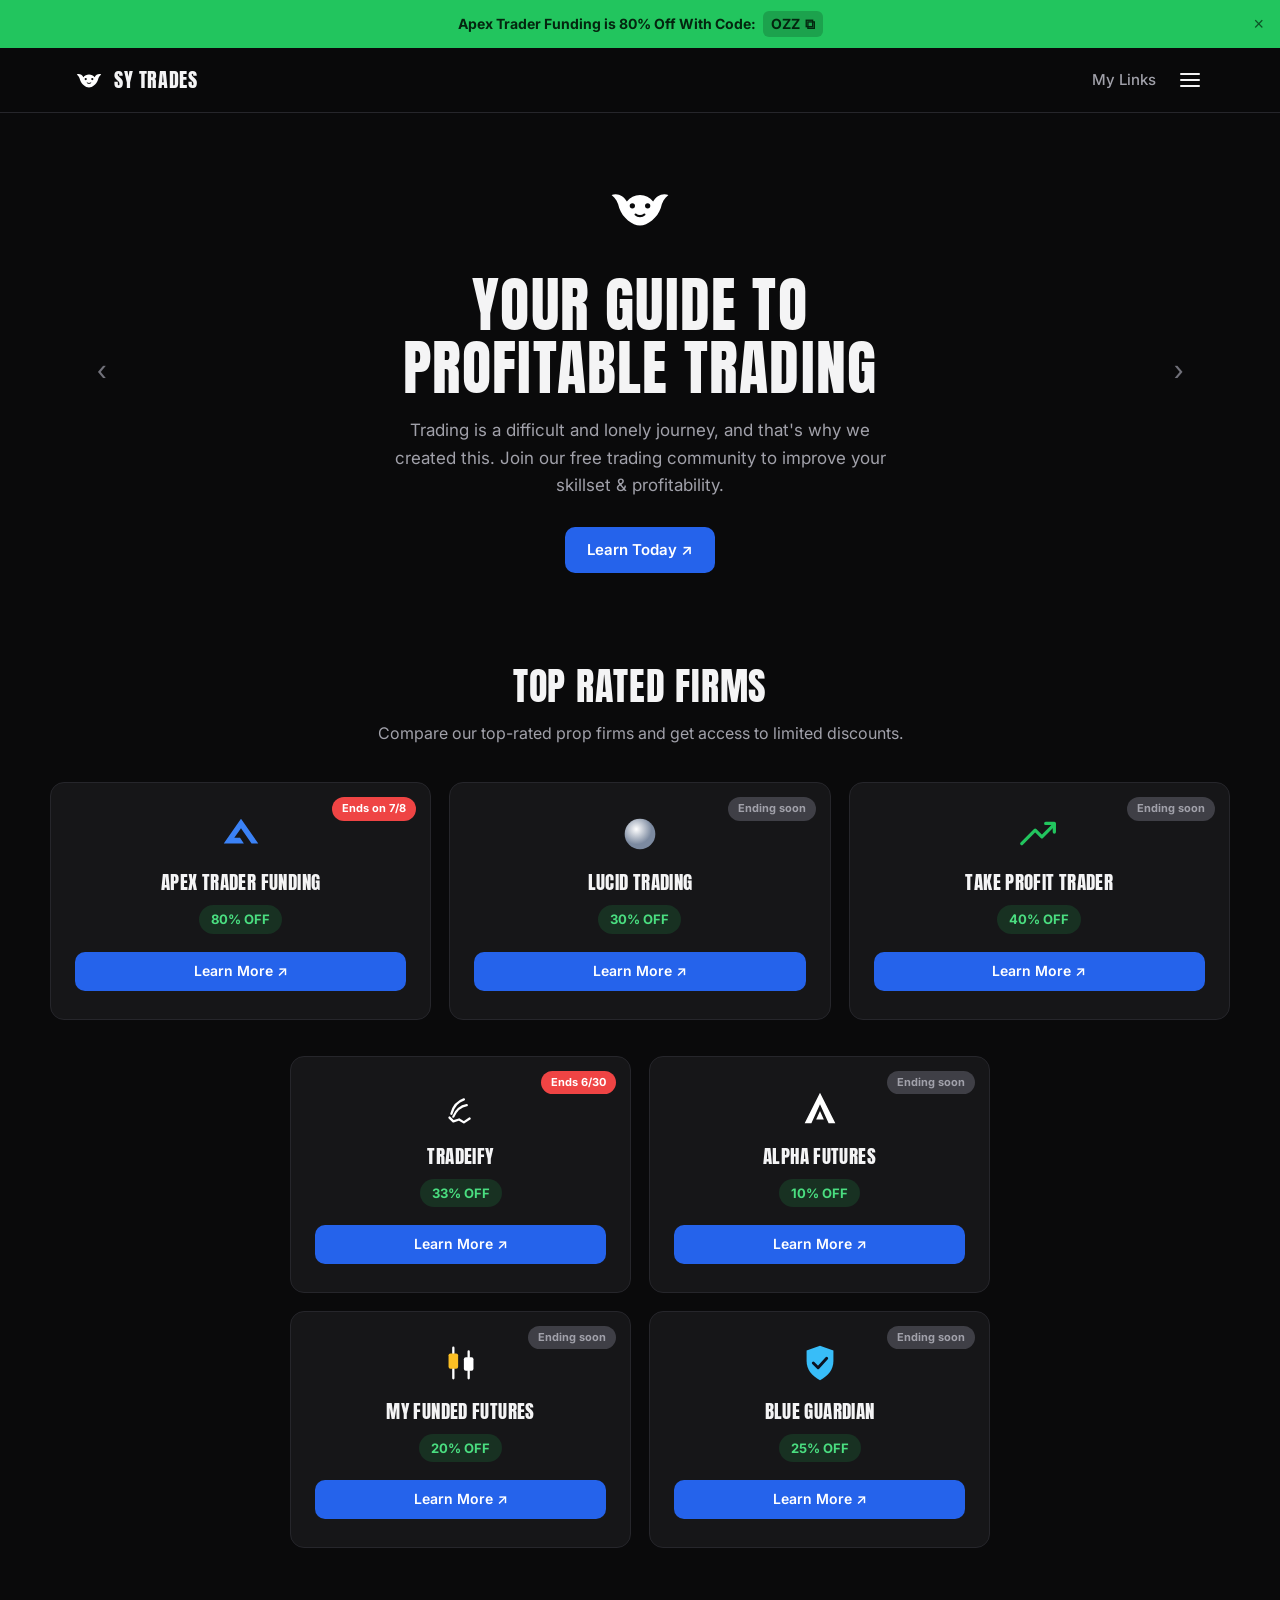
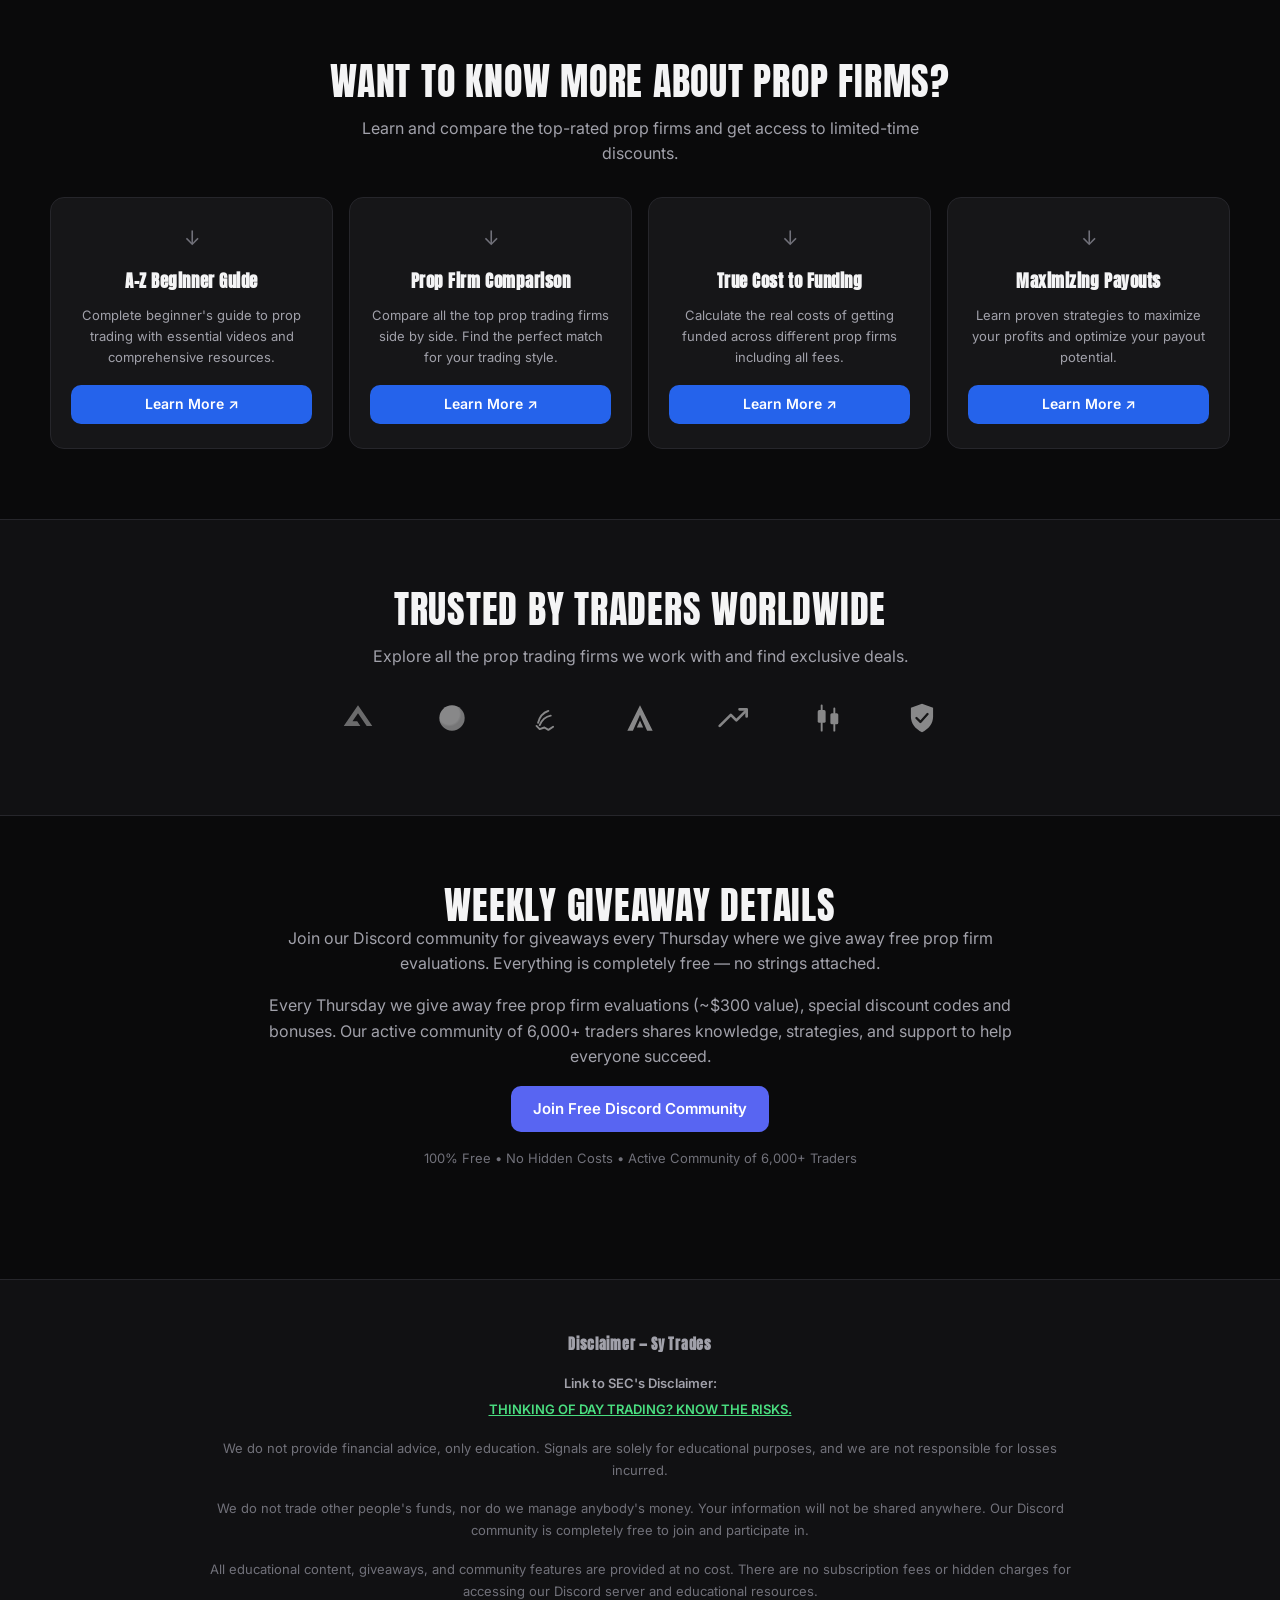
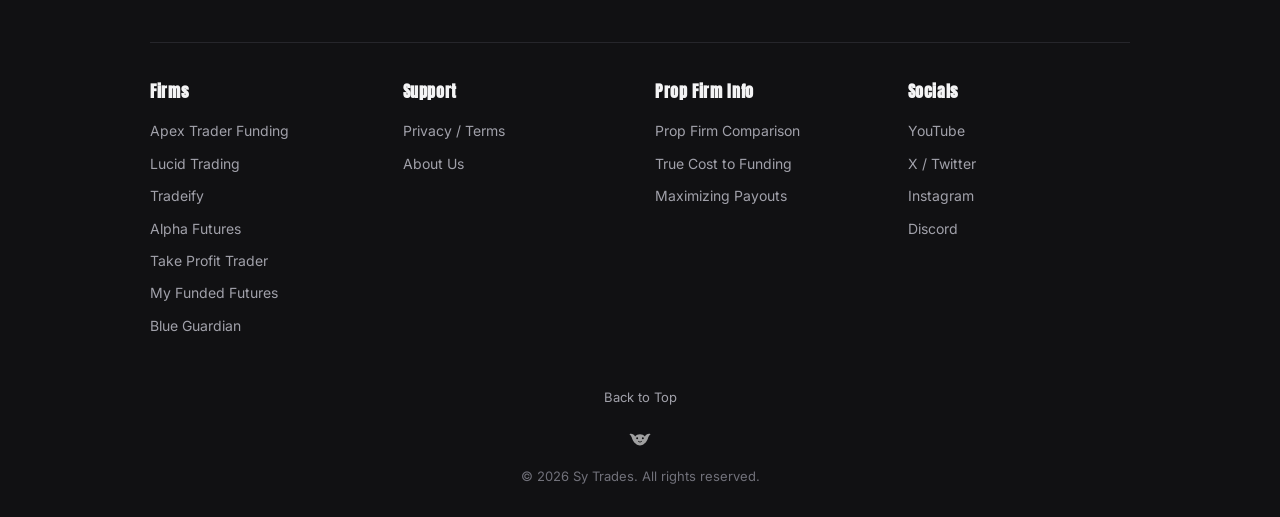
<file: index.html>
<!DOCTYPE html>
<html lang="en">
<head>
<meta charset="UTF-8">
<meta name="viewport" content="width=device-width, initial-scale=1.0">
<title>Sy Trades | Your Guide to Profitable Trading</title>
<link rel="stylesheet" href="css/styles.css">
</head>
<body>
<div data-banner></div>
<div data-header></div>

<main>
  <!-- HERO -->
  <section class="container hero">
    <span class="hero-arrow left">&#8249;</span>
    <span class="hero-arrow right">&#8250;</span>
    <div class="hero-logo" id="heroLogo"></div>
    <h1>Your Guide to<br>Profitable Trading</h1>
    <p>Trading is a difficult and lonely journey, and that's why we created this. Join our free trading community to improve your skillset &amp; profitability.</p>
    <a class="btn" id="learnTodayBtn" target="_blank" rel="noopener">Learn Today ↗</a>
  </section>

  <!-- TOP RATED FIRMS -->
  <section class="container section-tight">
    <h2 class="section-title center">Top Rated Firms</h2>
    <p class="eyebrow center">Compare our top-rated prop firms and get access to limited discounts.</p>
    <div class="firm-grid" id="topFirms3"></div>
    <div class="firm-grid row2" id="topFirms2"></div>
  </section>

  <!-- WANT TO KNOW MORE -->
  <section class="container section">
    <h2 class="section-title center">Want to Know More About Prop Firms?</h2>
    <p class="eyebrow center">Learn and compare the top-rated prop firms and get access to limited-time discounts.</p>
    <div class="info-grid">
      <div class="info-card">
        <div class="arrow-down">↓</div><h4>A-Z Beginner Guide</h4>
        <p>Complete beginner's guide to prop trading with essential videos and comprehensive resources.</p>
        <a class="btn btn-sm btn-block" href="beginner-guide.html">Learn More ↗</a>
      </div>
      <div class="info-card">
        <div class="arrow-down">↓</div><h4>Prop Firm Comparison</h4>
        <p>Compare all the top prop trading firms side by side. Find the perfect match for your trading style.</p>
        <a class="btn btn-sm btn-block" href="compare.html">Learn More ↗</a>
      </div>
      <div class="info-card">
        <div class="arrow-down">↓</div><h4>True Cost to Funding</h4>
        <p>Calculate the real costs of getting funded across different prop firms including all fees.</p>
        <a class="btn btn-sm btn-block" href="true-cost.html">Learn More ↗</a>
      </div>
      <div class="info-card">
        <div class="arrow-down">↓</div><h4>Maximizing Payouts</h4>
        <p>Learn proven strategies to maximize your profits and optimize your payout potential.</p>
        <a class="btn btn-sm btn-block" href="maximizing-payouts.html">Learn More ↗</a>
      </div>
    </div>
  </section>

  <!-- TRUSTED BY -->
  <section class="trusted section" id="about">
    <div class="container center">
      <h2 class="section-title">Trusted by Traders Worldwide</h2>
      <p class="eyebrow">Explore all the prop trading firms we work with and find exclusive deals.</p>
      <div class="trusted-logos" id="trustedLogos"></div>
    </div>
  </section>

  <!-- WEEKLY GIVEAWAY -->
  <section class="container section">
    <div class="cta-block">
      <h2 class="section-title">Weekly Giveaway Details</h2>
      <p>Join our Discord community for giveaways every Thursday where we give away free prop firm evaluations. Everything is completely free — no strings attached.</p>
      <p>Every Thursday we give away free prop firm evaluations (~$300 value), special discount codes and bonuses. Our active community of 6,000+ traders shares knowledge, strategies, and support to help everyone succeed.</p>
      <a class="btn btn-discord" id="joinCommunityBtn" target="_blank" rel="noopener">Join Free Discord Community</a>
      <div class="fineprint">100% Free • No Hidden Costs • Active Community of 6,000+ Traders</div>
    </div>
  </section>
</main>

<div data-footer></div>

<script src="js/config.js"></script>
<script src="js/data.js"></script>
<script src="js/common.js"></script>
<script>
  // hero + community links
  document.getElementById("heroLogo").innerHTML = window.SY_BULL;
  const invite = (window.SY_CONFIG && window.SY_CONFIG.discordInviteUrl) || "#";
  document.getElementById("learnTodayBtn").href = invite;
  document.getElementById("joinCommunityBtn").href = invite;

  const D = window.SY_DATA;
  const card = (item) => {
    const f = D.firms[item.key];
    const off = D.discounts[item.key];
    return `<div class="firm-card">
      <div class="ribbon ${item.soon ? 'soon' : ''}">${item.ribbon}</div>
      <div class="firm-logo">${f.logo}</div>
      <h3>${f.name}</h3>
      <div class="badge-off">${off}% OFF</div>
      <a class="btn btn-sm btn-block" href="${f.site}" target="_blank" rel="noopener">Learn More ↗</a>
    </div>`;
  };
  document.getElementById("topFirms3").innerHTML = D.topRated.slice(0,3).map(card).join("");
  document.getElementById("topFirms2").innerHTML = D.topRated.slice(3).map(card).join("");
  document.getElementById("trustedLogos").innerHTML =
    D.trustedStrip.map(k => `<a href="${D.firms[k].site}" target="_blank" rel="noopener" title="${D.firms[k].name}">${D.firms[k].logo}</a>`).join("");
</script>
</body>
</html>
</file>
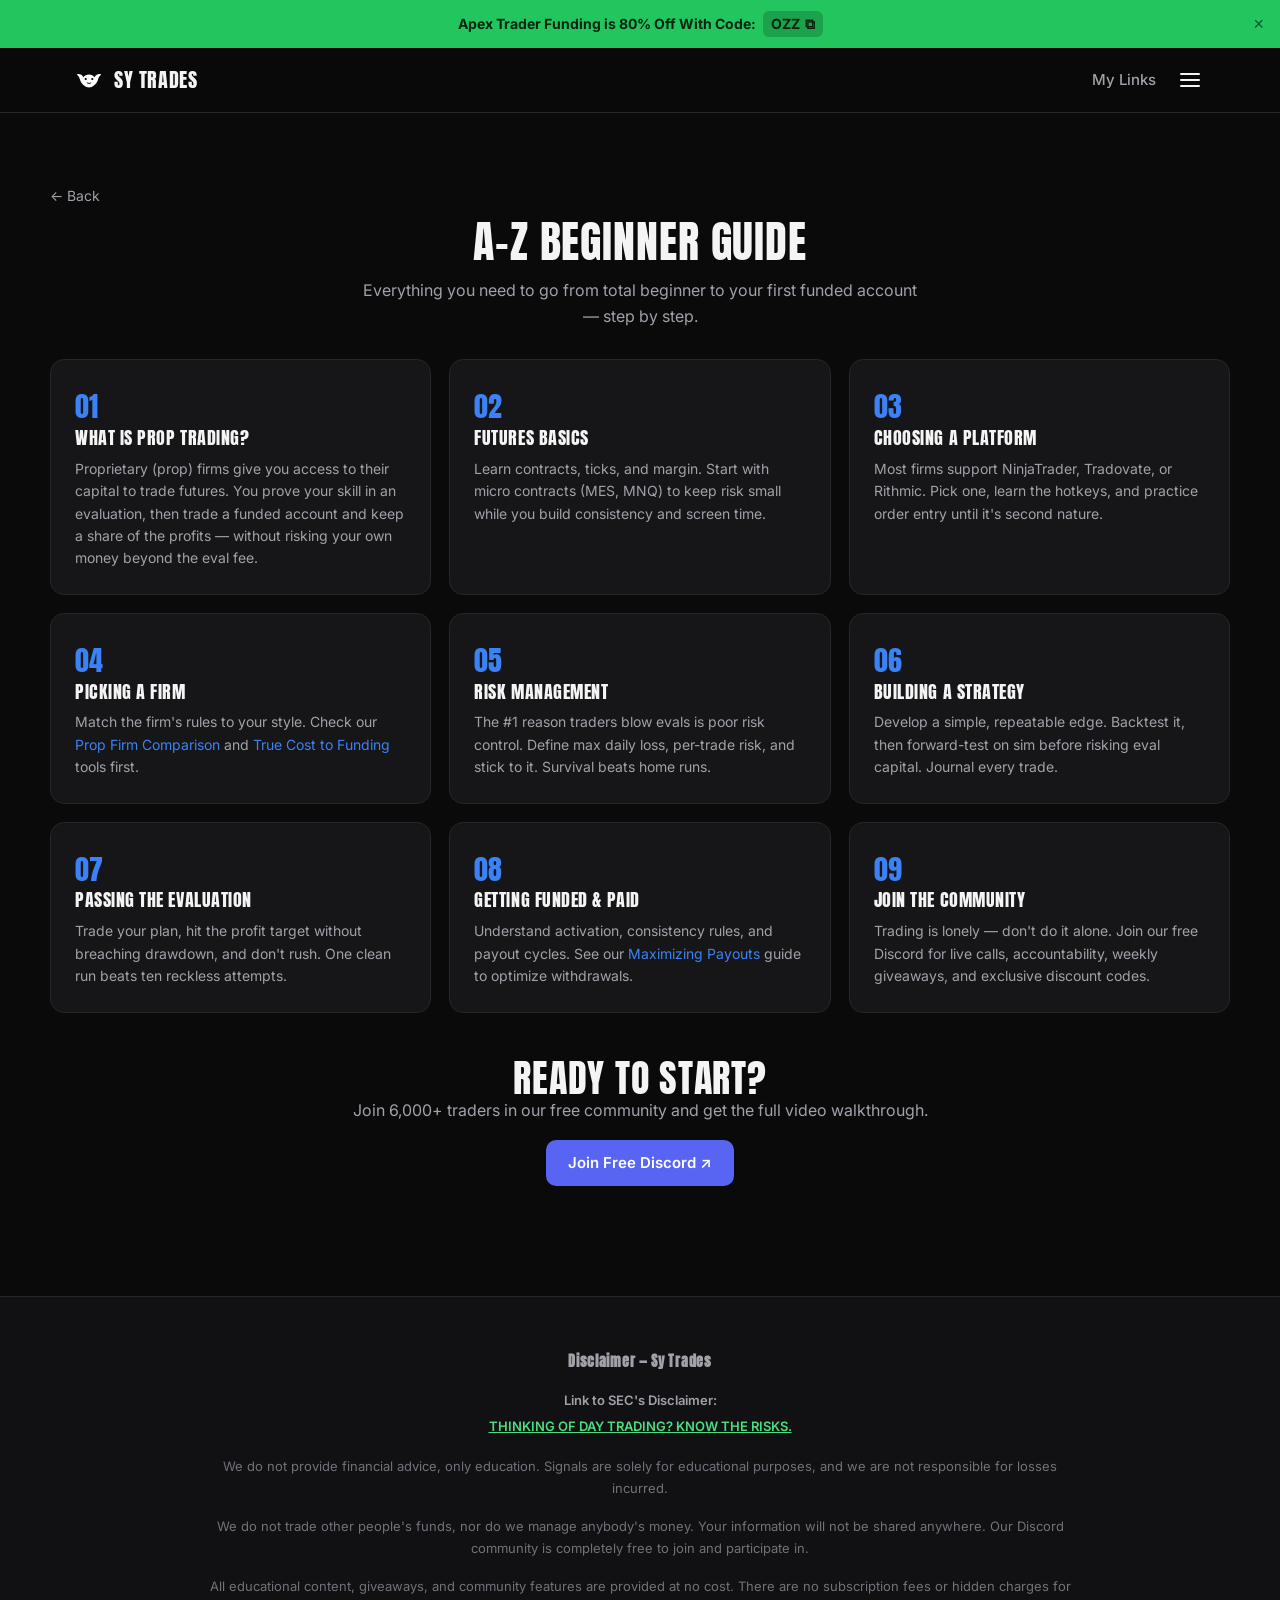
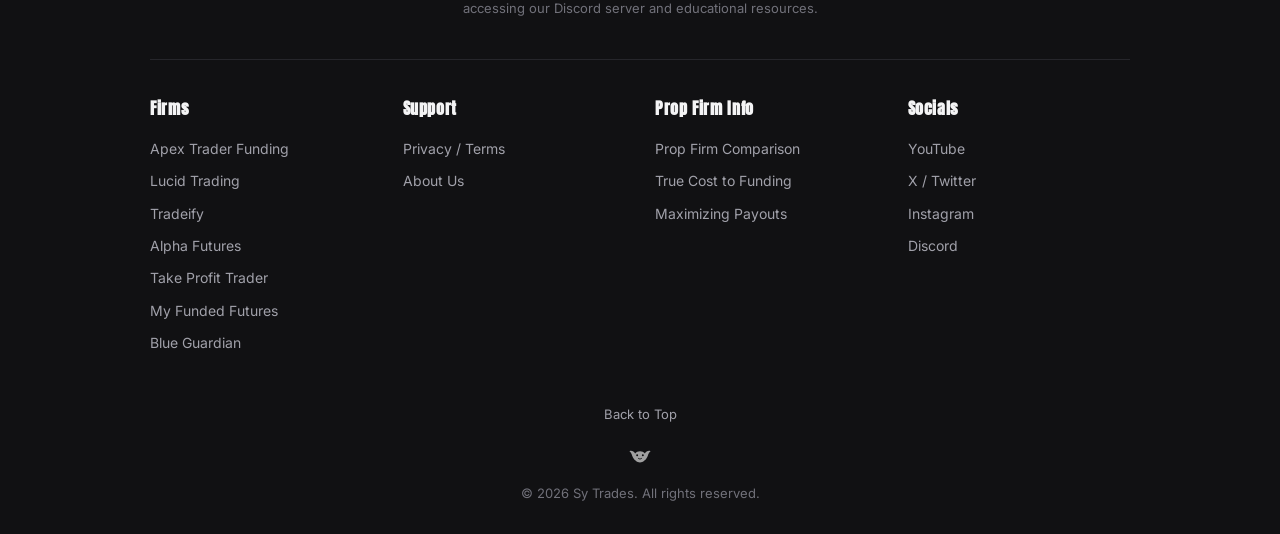
<file: beginner-guide.html>
<!DOCTYPE html>
<html lang="en">
<head>
<meta charset="UTF-8">
<meta name="viewport" content="width=device-width, initial-scale=1.0">
<title>A-Z Beginner Guide | Sy Trades</title>
<link rel="stylesheet" href="css/styles.css">
</head>
<body>
<div data-banner></div>
<div data-header></div>

<main class="container section">
  <a class="back-link" href="index.html">← Back</a>
  <div class="center" style="margin-bottom:10px;">
    <h1 class="section-title" style="font-size:clamp(28px,5vw,44px);">A-Z Beginner Guide</h1>
    <p class="eyebrow">Everything you need to go from total beginner to your first funded account — step by step.</p>
  </div>

  <div class="guide-grid">
    <div class="guide-item"><div class="num">01</div><h3>What Is Prop Trading?</h3><p>Proprietary (prop) firms give you access to their capital to trade futures. You prove your skill in an evaluation, then trade a funded account and keep a share of the profits — without risking your own money beyond the eval fee.</p></div>
    <div class="guide-item"><div class="num">02</div><h3>Futures Basics</h3><p>Learn contracts, ticks, and margin. Start with micro contracts (MES, MNQ) to keep risk small while you build consistency and screen time.</p></div>
    <div class="guide-item"><div class="num">03</div><h3>Choosing a Platform</h3><p>Most firms support NinjaTrader, Tradovate, or Rithmic. Pick one, learn the hotkeys, and practice order entry until it's second nature.</p></div>
    <div class="guide-item"><div class="num">04</div><h3>Picking a Firm</h3><p>Match the firm's rules to your style. Check our <a href="compare.html" style="color:var(--blue-light)">Prop Firm Comparison</a> and <a href="true-cost.html" style="color:var(--blue-light)">True Cost to Funding</a> tools first.</p></div>
    <div class="guide-item"><div class="num">05</div><h3>Risk Management</h3><p>The #1 reason traders blow evals is poor risk control. Define max daily loss, per-trade risk, and stick to it. Survival beats home runs.</p></div>
    <div class="guide-item"><div class="num">06</div><h3>Building a Strategy</h3><p>Develop a simple, repeatable edge. Backtest it, then forward-test on sim before risking eval capital. Journal every trade.</p></div>
    <div class="guide-item"><div class="num">07</div><h3>Passing the Evaluation</h3><p>Trade your plan, hit the profit target without breaching drawdown, and don't rush. One clean run beats ten reckless attempts.</p></div>
    <div class="guide-item"><div class="num">08</div><h3>Getting Funded & Paid</h3><p>Understand activation, consistency rules, and payout cycles. See our <a href="maximizing-payouts.html" style="color:var(--blue-light)">Maximizing Payouts</a> guide to optimize withdrawals.</p></div>
    <div class="guide-item"><div class="num">09</div><h3>Join the Community</h3><p>Trading is lonely — don't do it alone. Join our free Discord for live calls, accountability, weekly giveaways, and exclusive discount codes.</p></div>
  </div>

  <div class="cta-block" style="margin-top:46px;">
    <h2 class="section-title">Ready to Start?</h2>
    <p>Join 6,000+ traders in our free community and get the full video walkthrough.</p>
    <a class="btn btn-discord" id="joinBtn" target="_blank" rel="noopener">Join Free Discord ↗</a>
  </div>
</main>

<div data-footer></div>

<script src="js/config.js"></script>
<script src="js/data.js"></script>
<script src="js/common.js"></script>
<script>document.getElementById("joinBtn").href = (window.SY_CONFIG&&window.SY_CONFIG.discordInviteUrl)||"#";</script>
</body>
</html>
</file>
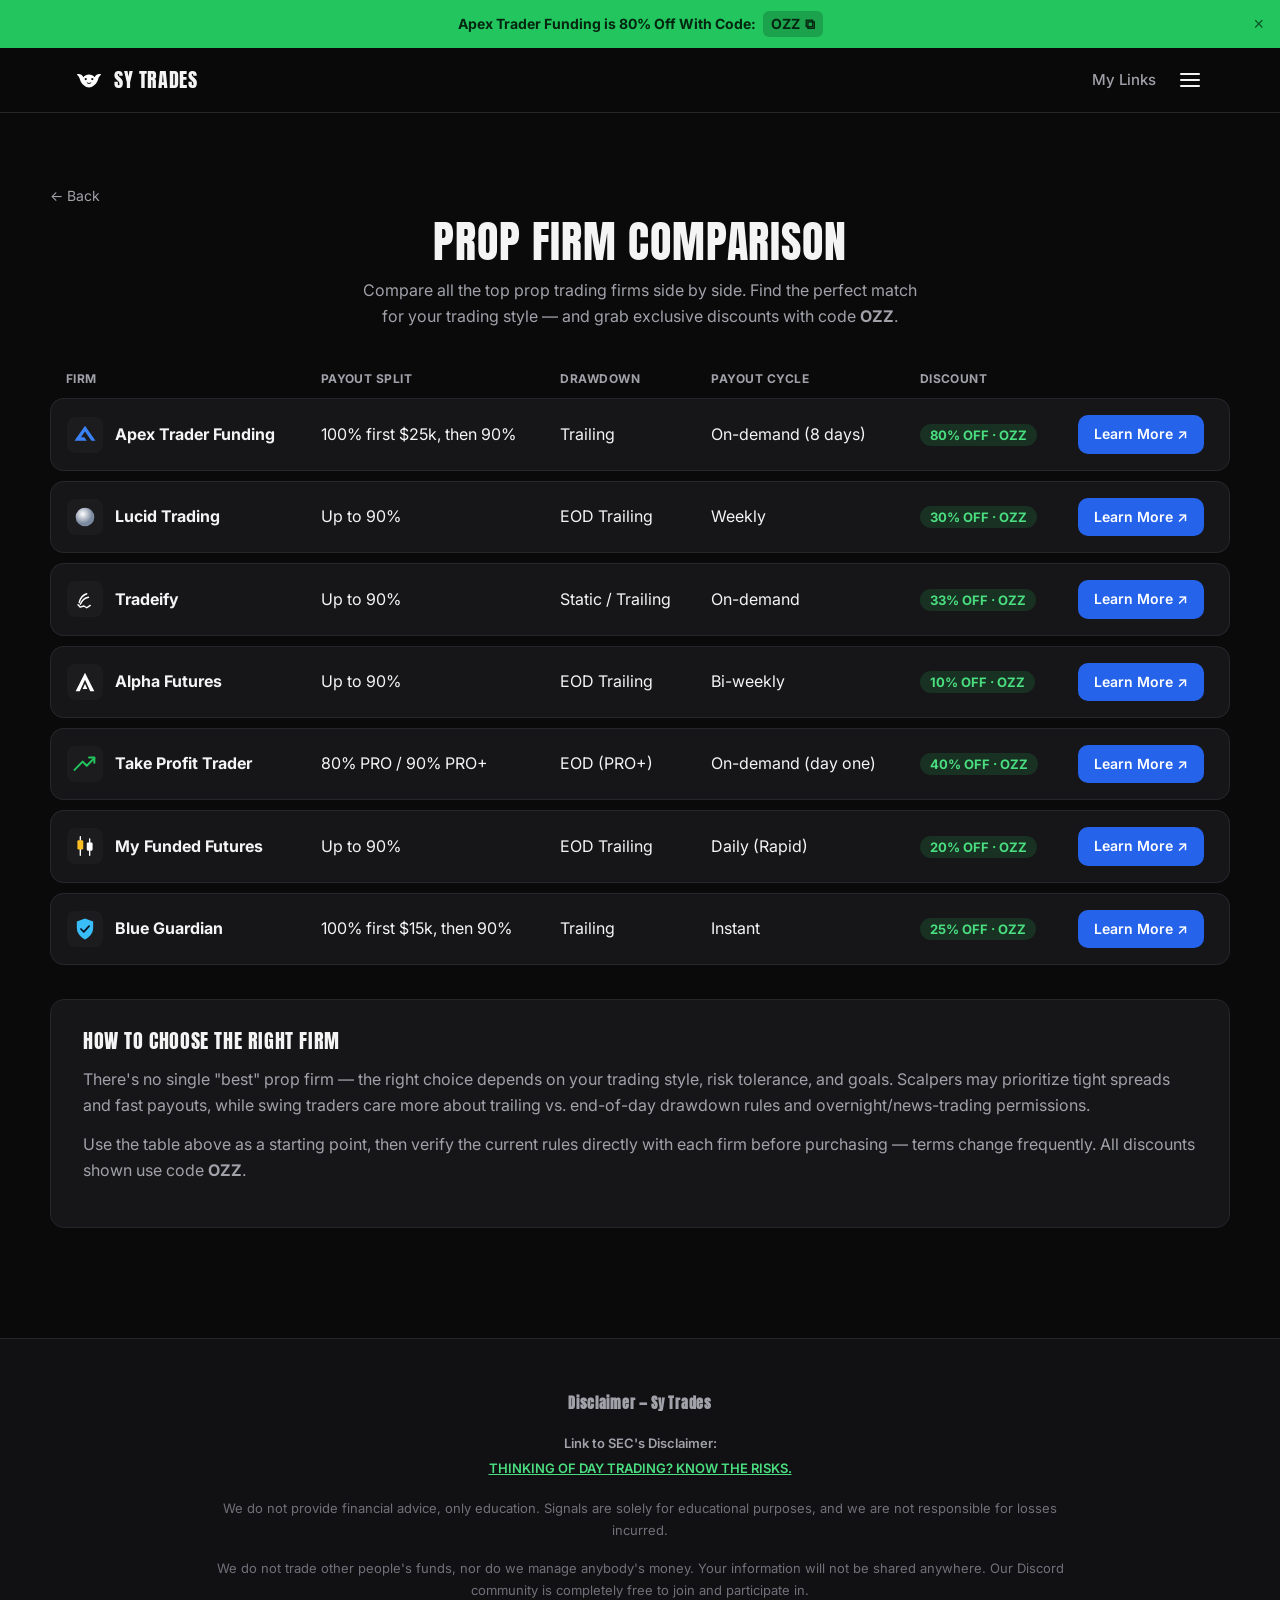
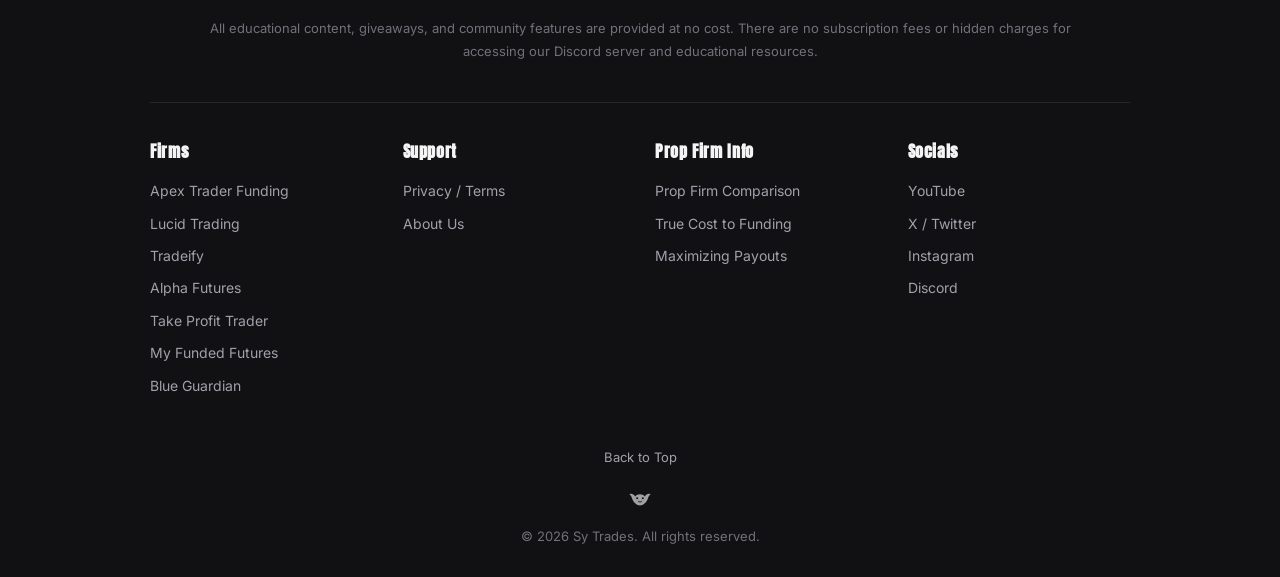
<file: compare.html>
<!DOCTYPE html>
<html lang="en">
<head>
<meta charset="UTF-8">
<meta name="viewport" content="width=device-width, initial-scale=1.0">
<title>Prop Firm Comparison | Sy Trades</title>
<link rel="stylesheet" href="css/styles.css">
<style>
  .cmp-table { width:100%; border-collapse:separate; border-spacing:0 10px; }
  .cmp-table th { text-align:left; color:var(--text-dim); font-size:12px; text-transform:uppercase; letter-spacing:.04em; padding:0 16px; }
  .cmp-table td { background:var(--card); border-top:1px solid var(--border); border-bottom:1px solid var(--border); padding:16px; }
  .cmp-table td:first-child { border-left:1px solid var(--border); border-radius:var(--radius) 0 0 var(--radius); }
  .cmp-table td:last-child { border-right:1px solid var(--border); border-radius:0 var(--radius) var(--radius) 0; }
  .cmp-firm { display:flex; align-items:center; gap:12px; font-weight:700; }
  .cmp-firm .l { width:36px;height:36px;border-radius:8px;background:var(--card-2);display:flex;align-items:center;justify-content:center;overflow:hidden;}
  .cmp-firm .l svg{max-width:28px;max-height:28px;}
  .cmp-off { background:var(--green-bg); color:var(--green-text); font-weight:700; font-size:13px; padding:3px 10px; border-radius:14px; }
  .cmp-wrap { overflow-x:auto; }
  @media(max-width:700px){ .cmp-table{ min-width:640px; } }
</style>
</head>
<body>
<div data-banner></div>
<div data-header></div>

<main class="container section">
  <a class="back-link" href="index.html">← Back</a>
  <div class="center" style="margin-bottom:10px;">
    <h1 class="section-title" style="font-size:clamp(28px,5vw,44px);">Prop Firm Comparison</h1>
    <p class="eyebrow">Compare all the top prop trading firms side by side. Find the perfect match for your trading style — and grab exclusive discounts with code <strong id="codeInline"></strong>.</p>
  </div>

  <div class="cmp-wrap" style="margin-top:30px;">
    <table class="cmp-table">
      <thead><tr>
        <th>Firm</th><th>Payout Split</th><th>Drawdown</th><th>Payout Cycle</th><th>Discount</th><th></th>
      </tr></thead>
      <tbody id="cmpBody"></tbody>
    </table>
  </div>

  <div class="prose-card">
    <h3>How to Choose the Right Firm</h3>
    <p>There's no single "best" prop firm — the right choice depends on your trading style, risk tolerance, and goals. Scalpers may prioritize tight spreads and fast payouts, while swing traders care more about trailing vs. end-of-day drawdown rules and overnight/news-trading permissions.</p>
    <p>Use the table above as a starting point, then verify the current rules directly with each firm before purchasing — terms change frequently. All discounts shown use code <strong id="codeInline2"></strong>.</p>
  </div>
</main>

<div data-footer></div>

<script src="js/config.js"></script>
<script src="js/data.js"></script>
<script src="js/common.js"></script>
<script>
  const D = window.SY_DATA;
  document.getElementById("codeInline").textContent = D.code;
  document.getElementById("codeInline2").textContent = D.code;
  // illustrative comparison specs (edit freely)
  const specs = {
    apex:     { split:"100% first $25k, then 90%", dd:"Trailing", cycle:"On-demand (8 days)" },
    alpha:    { split:"Up to 90%", dd:"EOD Trailing", cycle:"Bi-weekly" },
    lucid:    { split:"Up to 90%", dd:"EOD Trailing", cycle:"Weekly" },
    tradeify: { split:"Up to 90%", dd:"Static / Trailing", cycle:"On-demand" },
    tpt:      { split:"80% PRO / 90% PRO+", dd:"EOD (PRO+)", cycle:"On-demand (day one)" },
    mffu:     { split:"Up to 90%", dd:"EOD Trailing", cycle:"Daily (Rapid)" },
    bg:       { split:"100% first $15k, then 90%", dd:"Trailing", cycle:"Instant" }
  };
  const order = ["apex","lucid","tradeify","alpha","tpt","mffu","bg"];
  document.getElementById("cmpBody").innerHTML = order.map(k => {
    const f = D.firms[k], s = specs[k], off = D.discounts[k];
    return `<tr>
      <td><div class="cmp-firm"><span class="l">${f.logo}</span>${f.name}</div></td>
      <td>${s.split}</td><td>${s.dd}</td><td>${s.cycle}</td>
      <td><span class="cmp-off">${off}% OFF · ${D.code}</span></td>
      <td><a class="btn btn-sm" href="${f.site}" target="_blank" rel="noopener">Learn More ↗</a></td>
    </tr>`;
  }).join("");
</script>
</body>
</html>
</file>
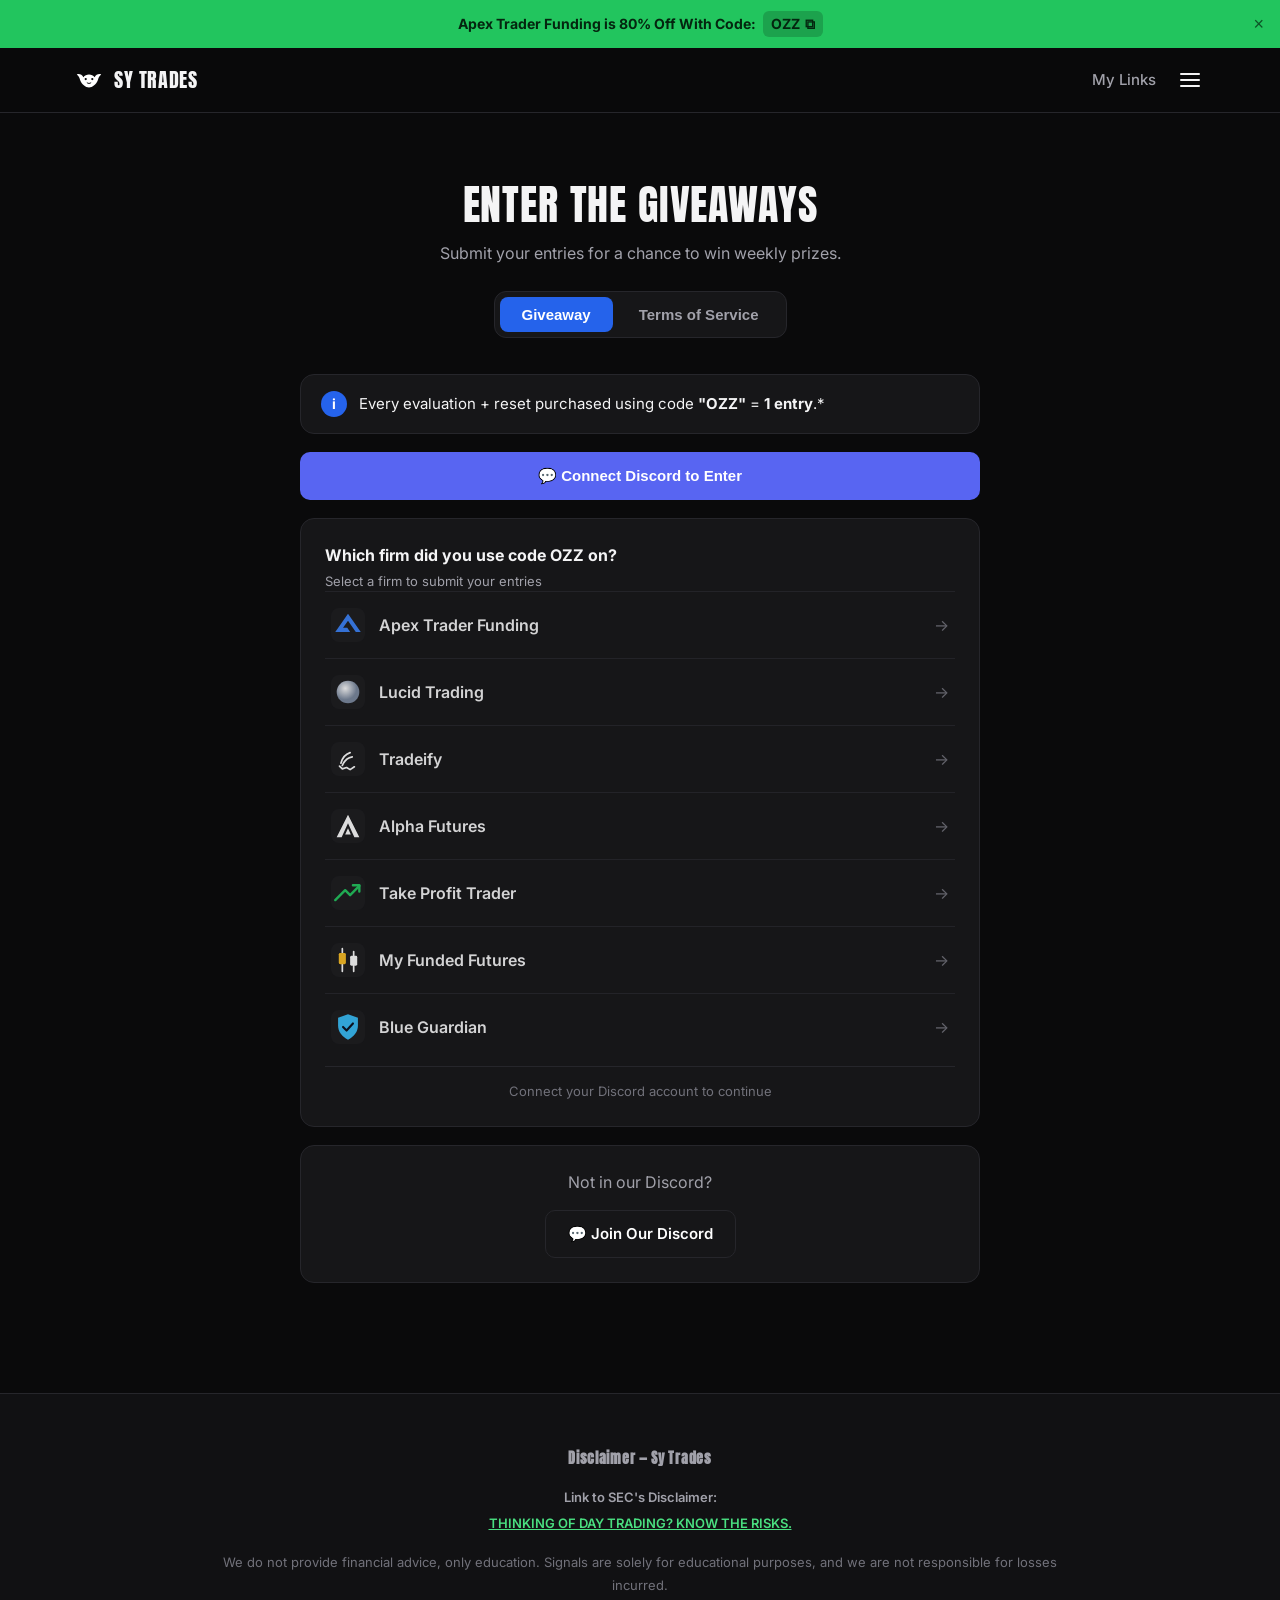
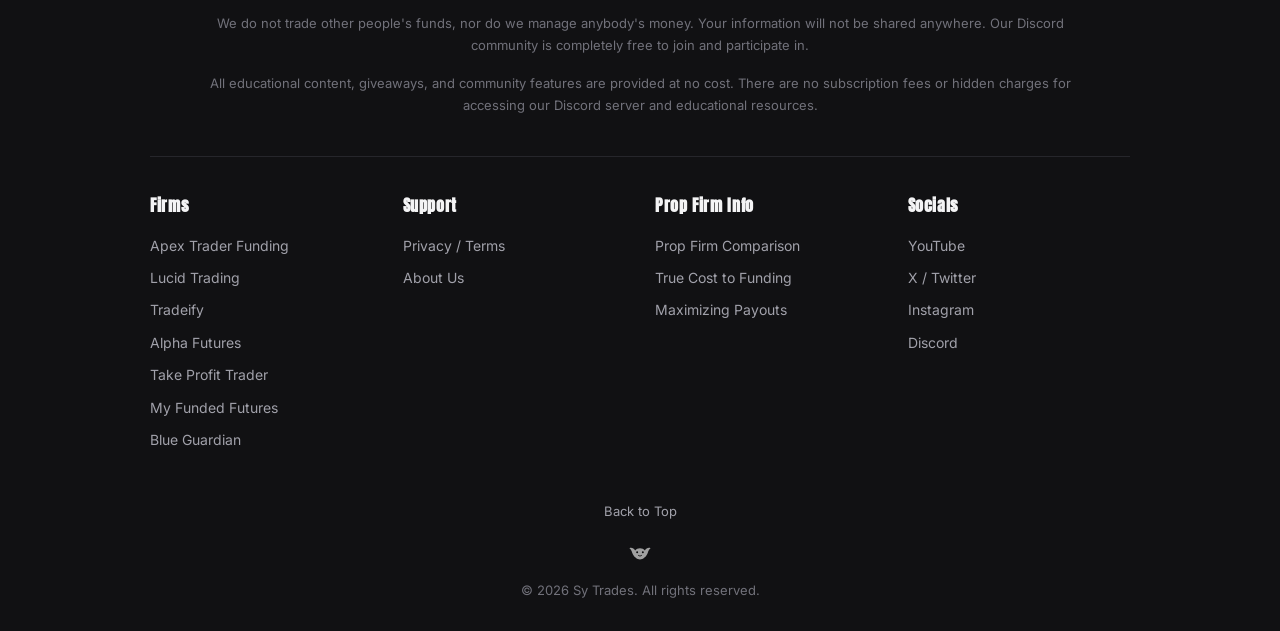
<file: giveaway.html>
<!DOCTYPE html>
<html lang="en">
<head>
<meta charset="UTF-8">
<meta name="viewport" content="width=device-width, initial-scale=1.0">
<title>Enter the Giveaways | Sy Trades</title>
<link rel="stylesheet" href="css/styles.css">
</head>
<body>
<div data-banner></div>
<div data-header></div>

<main class="container section">
  <div class="center">
    <h1 class="section-title" style="font-size:clamp(28px,5vw,42px);">Enter the Giveaways</h1>
    <p class="eyebrow">Submit your entries for a chance to win weekly prizes.</p>
    <div style="margin:24px 0 36px;">
      <div class="tabs">
        <button class="tab active" data-tab="give">Giveaway</button>
        <button class="tab" data-tab="terms">Terms of Service</button>
      </div>
    </div>
  </div>

  <!-- GIVEAWAY TAB -->
  <div id="tab-give" style="max-width:680px;margin:0 auto;">
    <div id="giveawayRoot"></div>
  </div>

  <!-- TERMS TAB -->
  <div id="tab-terms" style="display:none;">
    <div class="terms-card" id="termsCard"></div>
  </div>
</main>

<div data-footer></div>

<script src="js/config.js"></script>
<script src="js/data.js"></script>
<script src="js/common.js"></script>
<script src="js/terms.js"></script>
<script src="js/giveaway.js"></script>
<script>
  // tab switching
  document.getElementById("termsCard").innerHTML = window.SY_TERMS_HTML;
  document.querySelectorAll(".tab").forEach(t => t.addEventListener("click", () => {
    document.querySelectorAll(".tab").forEach(x => x.classList.remove("active"));
    t.classList.add("active");
    const tab = t.getAttribute("data-tab");
    document.getElementById("tab-give").style.display  = tab === "give"  ? "" : "none";
    document.getElementById("tab-terms").style.display = tab === "terms" ? "" : "none";
  }));
  // deep link to terms tab from footer (terms.html handles standalone)
</script>
</body>
</html>
</file>
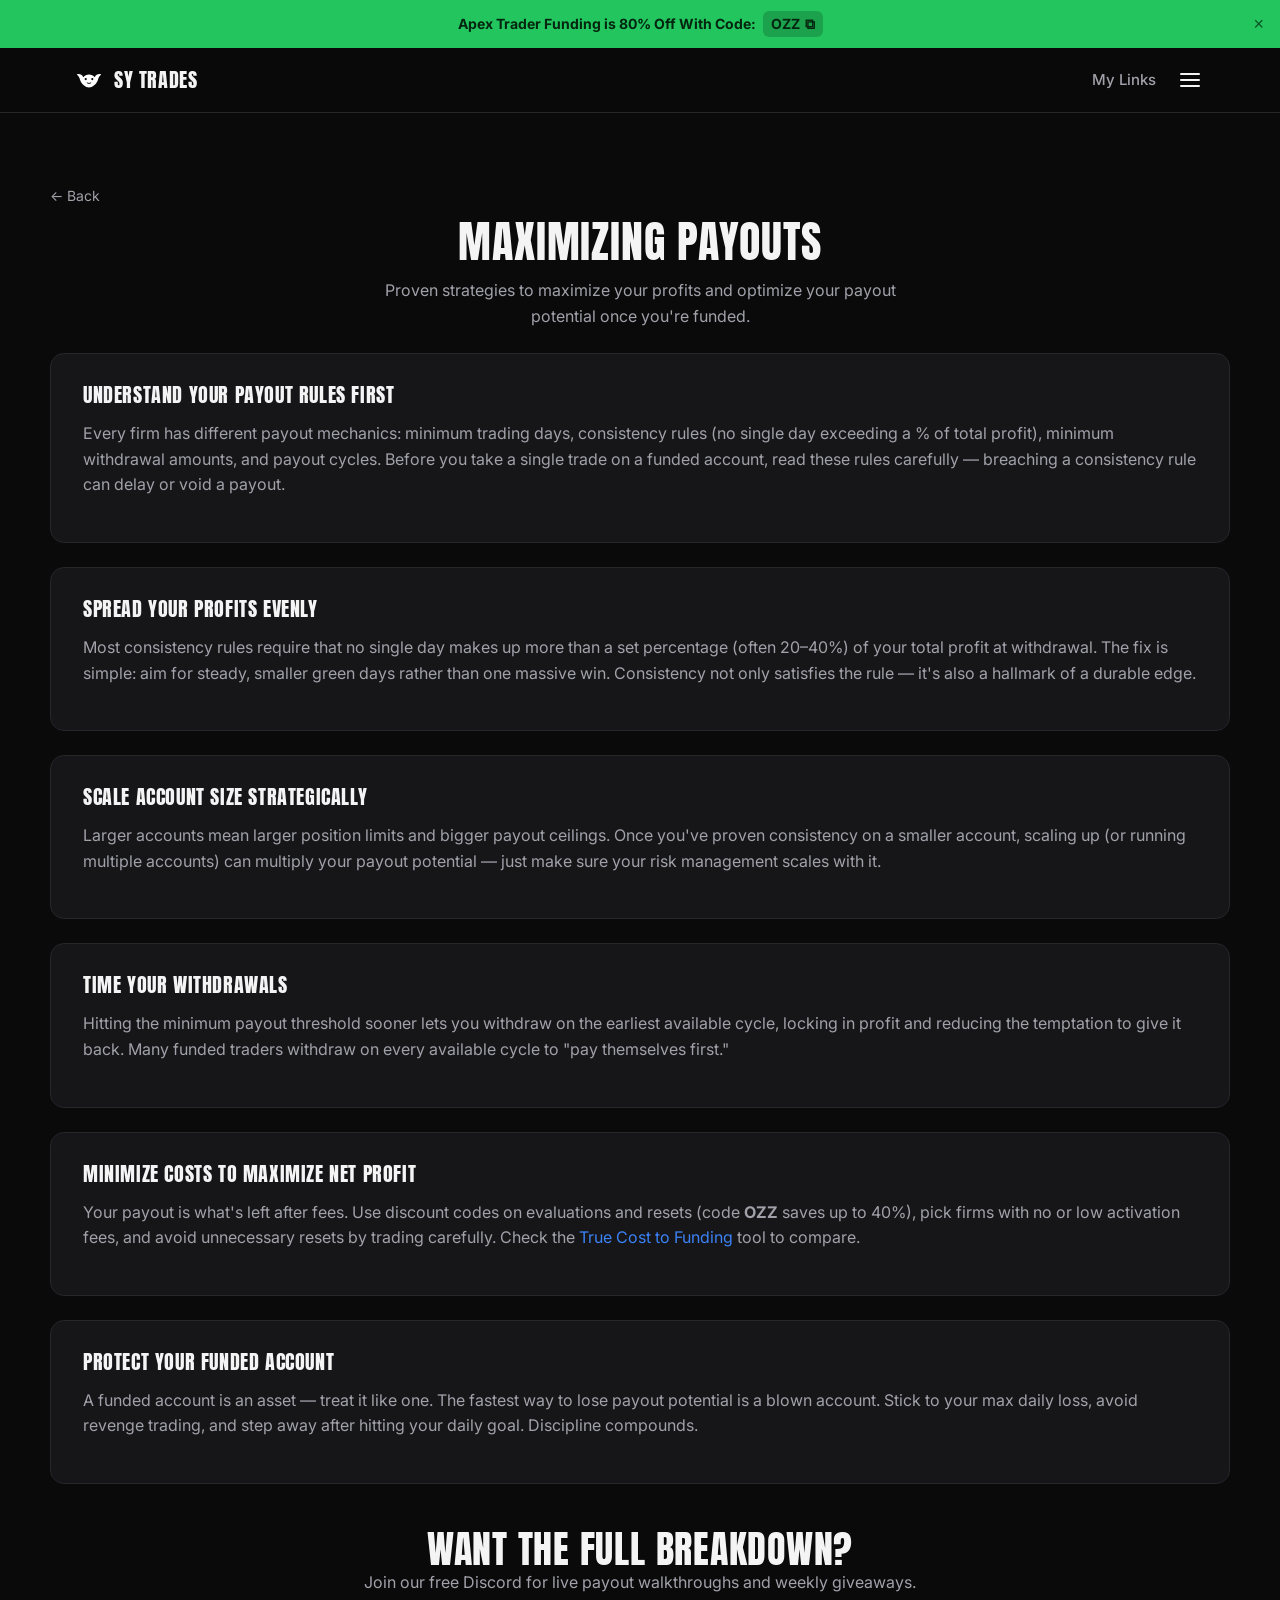
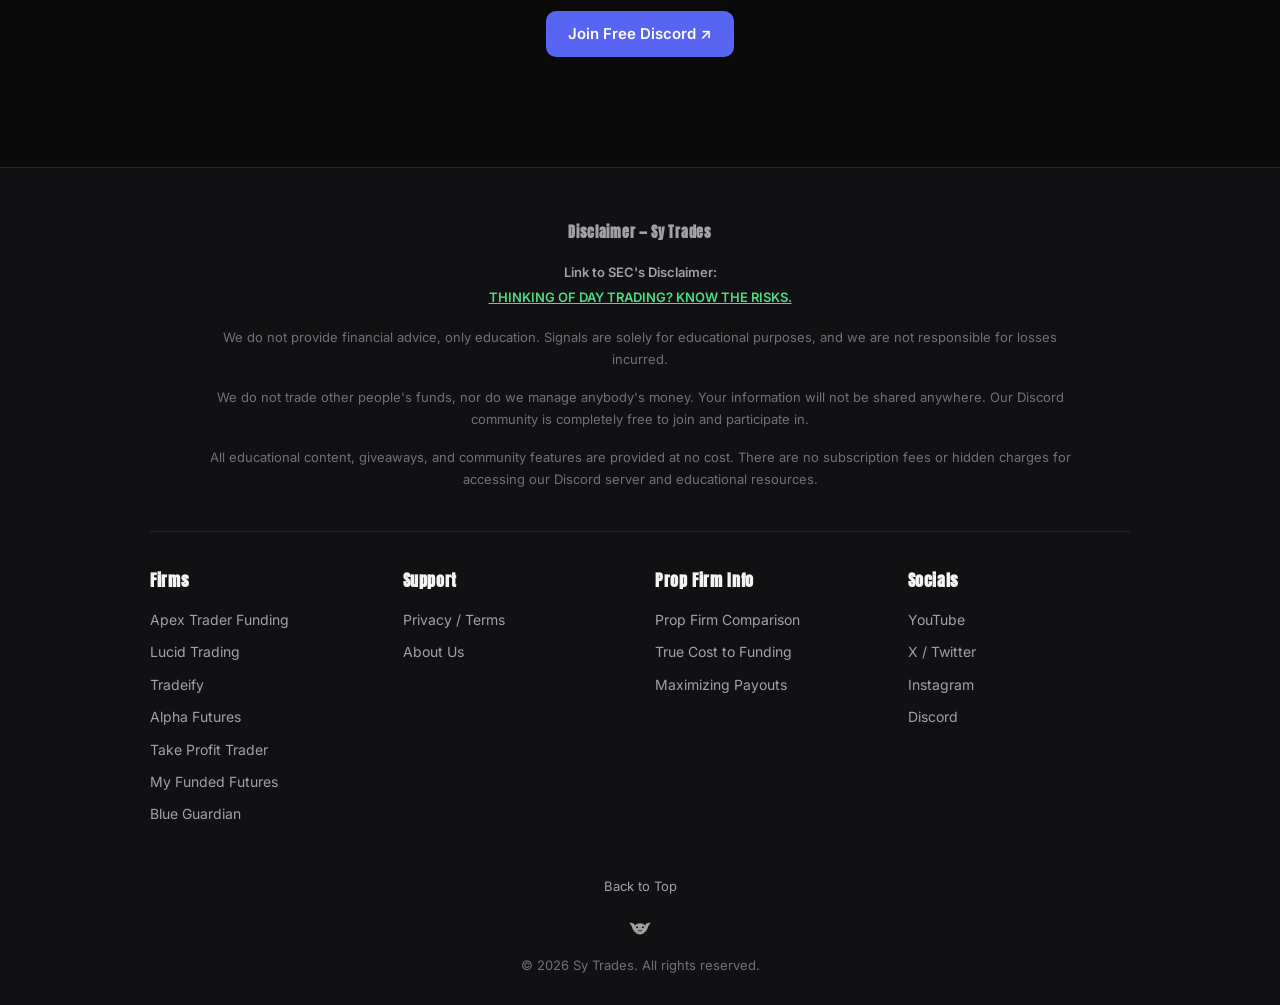
<file: maximizing-payouts.html>
<!DOCTYPE html>
<html lang="en">
<head>
<meta charset="UTF-8">
<meta name="viewport" content="width=device-width, initial-scale=1.0">
<title>Maximizing Payouts | Sy Trades</title>
<link rel="stylesheet" href="css/styles.css">
</head>
<body>
<div data-banner></div>
<div data-header></div>

<main class="container section">
  <a class="back-link" href="index.html">← Back</a>
  <div class="center" style="margin-bottom:10px;">
    <h1 class="section-title" style="font-size:clamp(28px,5vw,44px);">Maximizing Payouts</h1>
    <p class="eyebrow">Proven strategies to maximize your profits and optimize your payout potential once you're funded.</p>
  </div>

  <div class="prose-card">
    <h3>Understand Your Payout Rules First</h3>
    <p>Every firm has different payout mechanics: minimum trading days, consistency rules (no single day exceeding a % of total profit), minimum withdrawal amounts, and payout cycles. Before you take a single trade on a funded account, read these rules carefully — breaching a consistency rule can delay or void a payout.</p>
  </div>

  <div class="prose-card">
    <h3>Spread Your Profits Evenly</h3>
    <p>Most consistency rules require that no single day makes up more than a set percentage (often 20–40%) of your total profit at withdrawal. The fix is simple: aim for steady, smaller green days rather than one massive win. Consistency not only satisfies the rule — it's also a hallmark of a durable edge.</p>
  </div>

  <div class="prose-card">
    <h3>Scale Account Size Strategically</h3>
    <p>Larger accounts mean larger position limits and bigger payout ceilings. Once you've proven consistency on a smaller account, scaling up (or running multiple accounts) can multiply your payout potential — just make sure your risk management scales with it.</p>
  </div>

  <div class="prose-card">
    <h3>Time Your Withdrawals</h3>
    <p>Hitting the minimum payout threshold sooner lets you withdraw on the earliest available cycle, locking in profit and reducing the temptation to give it back. Many funded traders withdraw on every available cycle to "pay themselves first."</p>
  </div>

  <div class="prose-card">
    <h3>Minimize Costs to Maximize Net Profit</h3>
    <p>Your payout is what's left after fees. Use discount codes on evaluations and resets (code <strong id="codeInline"></strong> saves up to 40%), pick firms with no or low activation fees, and avoid unnecessary resets by trading carefully. Check the <a href="true-cost.html" style="color:var(--blue-light)">True Cost to Funding</a> tool to compare.</p>
  </div>

  <div class="prose-card">
    <h3>Protect Your Funded Account</h3>
    <p>A funded account is an asset — treat it like one. The fastest way to lose payout potential is a blown account. Stick to your max daily loss, avoid revenge trading, and step away after hitting your daily goal. Discipline compounds.</p>
  </div>

  <div class="cta-block" style="margin-top:46px;">
    <h2 class="section-title">Want the Full Breakdown?</h2>
    <p>Join our free Discord for live payout walkthroughs and weekly giveaways.</p>
    <a class="btn btn-discord" id="joinBtn" target="_blank" rel="noopener">Join Free Discord ↗</a>
  </div>
</main>

<div data-footer></div>

<script src="js/config.js"></script>
<script src="js/data.js"></script>
<script src="js/common.js"></script>
<script>
  document.getElementById("codeInline").textContent = window.SY_DATA.code;
  document.getElementById("joinBtn").href = (window.SY_CONFIG&&window.SY_CONFIG.discordInviteUrl)||"#";
</script>
</body>
</html>
</file>
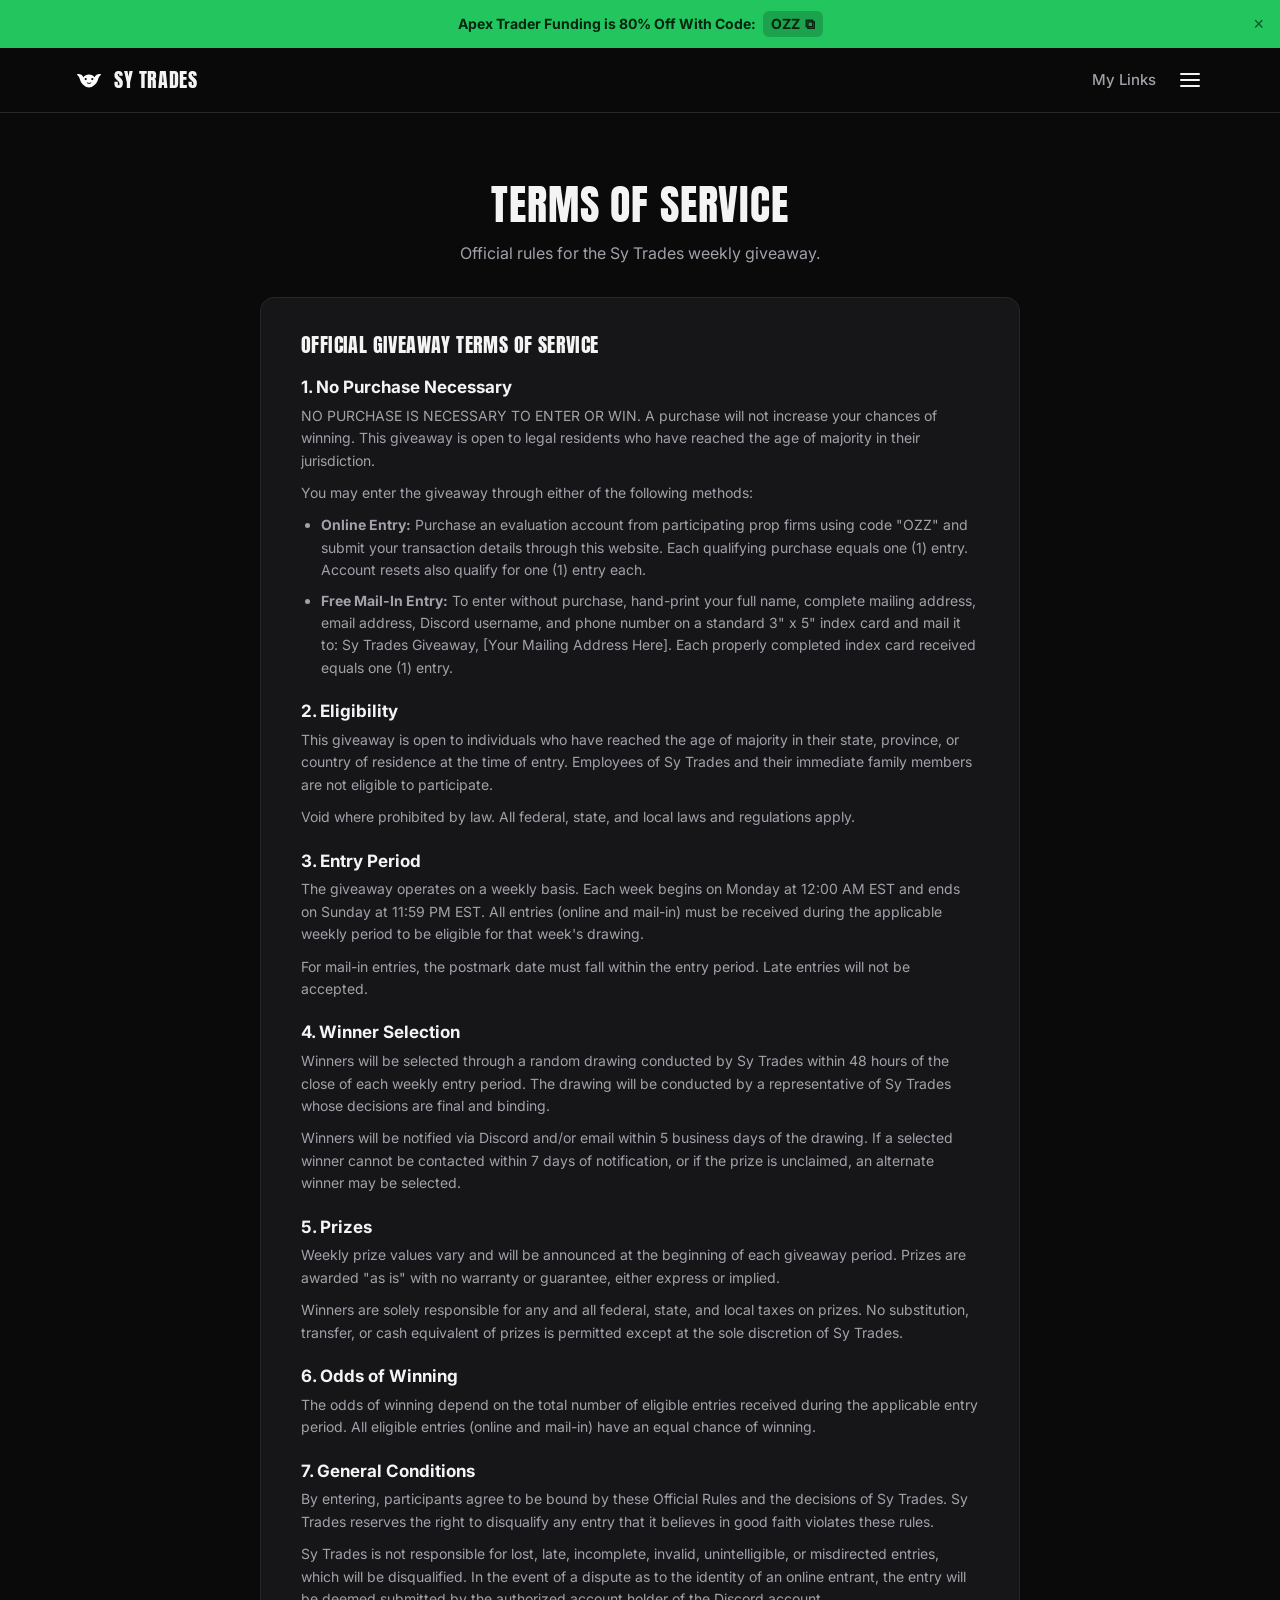
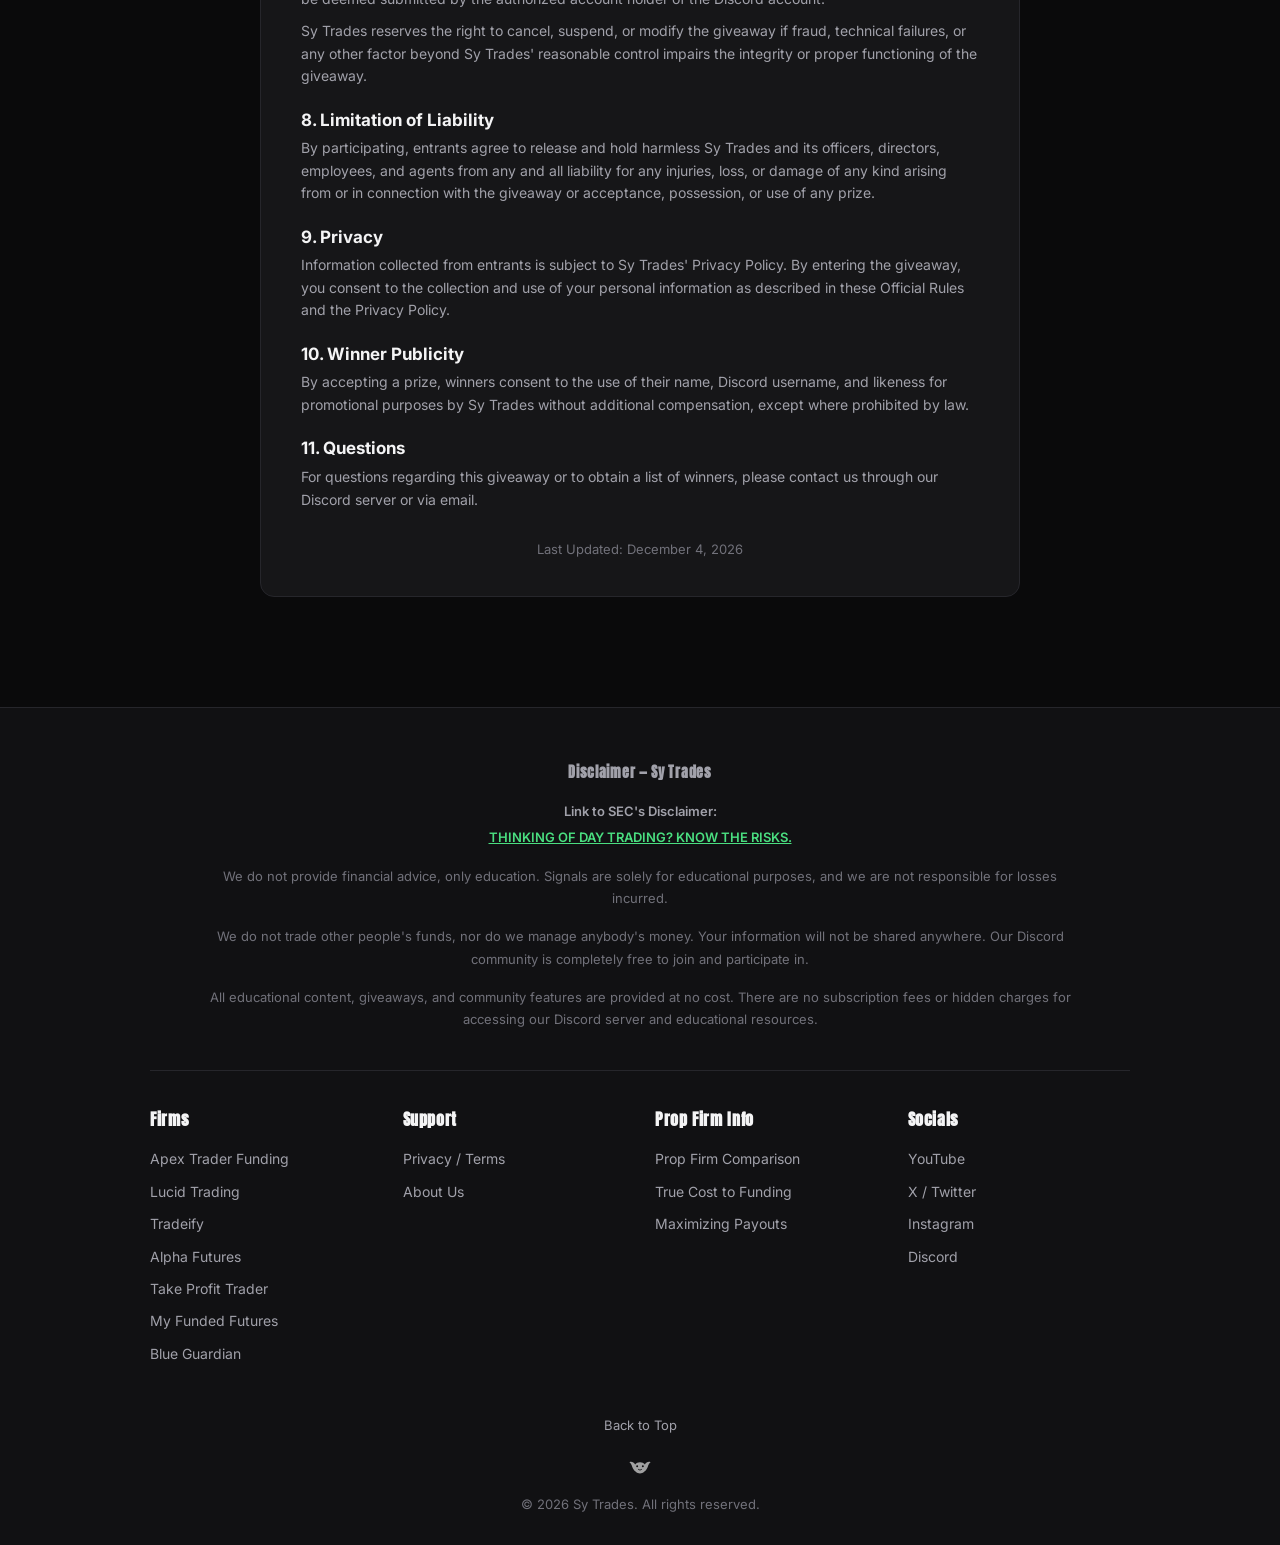
<file: terms.html>
<!DOCTYPE html>
<html lang="en">
<head>
<meta charset="UTF-8">
<meta name="viewport" content="width=device-width, initial-scale=1.0">
<title>Terms of Service | Sy Trades</title>
<link rel="stylesheet" href="css/styles.css">
</head>
<body>
<div data-banner></div>
<div data-header></div>

<main class="container section">
  <div class="center" style="margin-bottom:30px;">
    <h1 class="section-title" style="font-size:clamp(28px,5vw,42px);">Terms of Service</h1>
    <p class="eyebrow">Official rules for the Sy Trades weekly giveaway.</p>
  </div>
  <div class="terms-card" id="termsCard"></div>
</main>

<div data-footer></div>

<script src="js/config.js"></script>
<script src="js/data.js"></script>
<script src="js/common.js"></script>
<script src="js/terms.js"></script>
<script>document.getElementById("termsCard").innerHTML = window.SY_TERMS_HTML;</script>
</body>
</html>
</file>
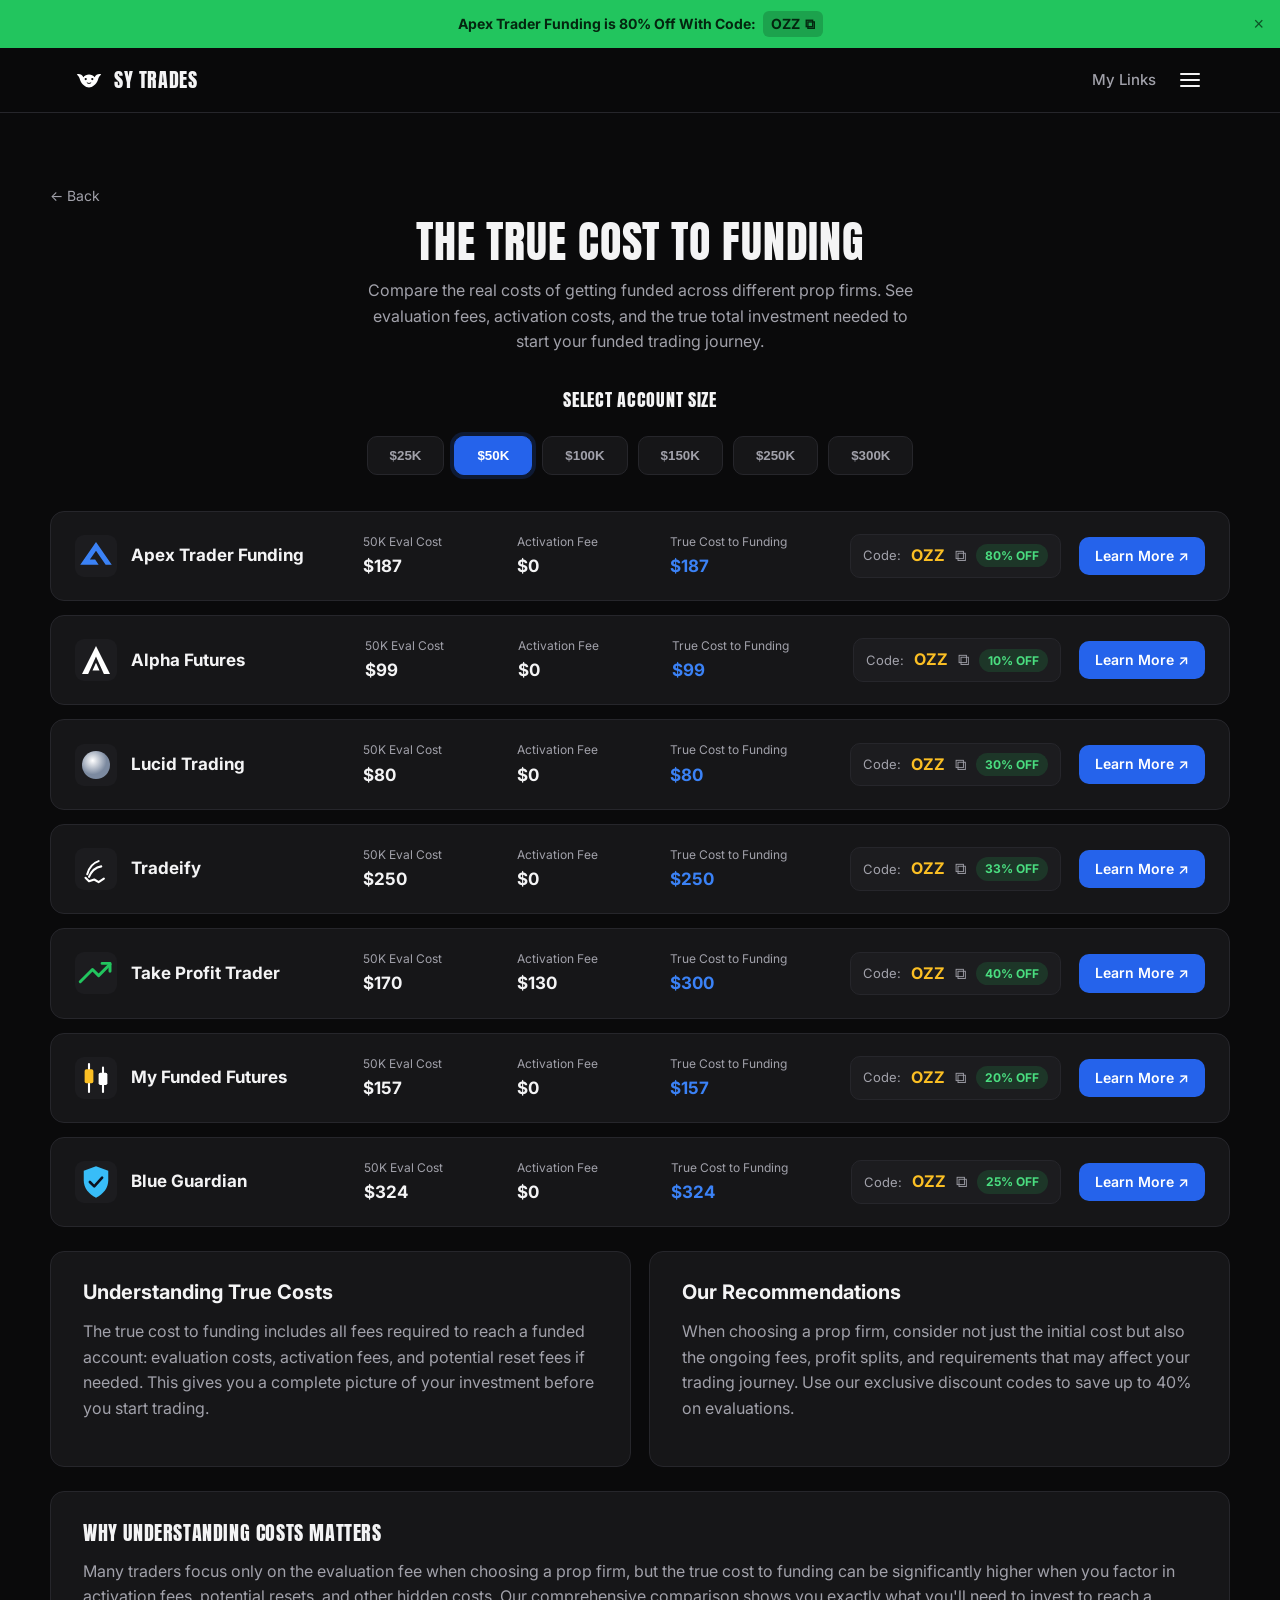
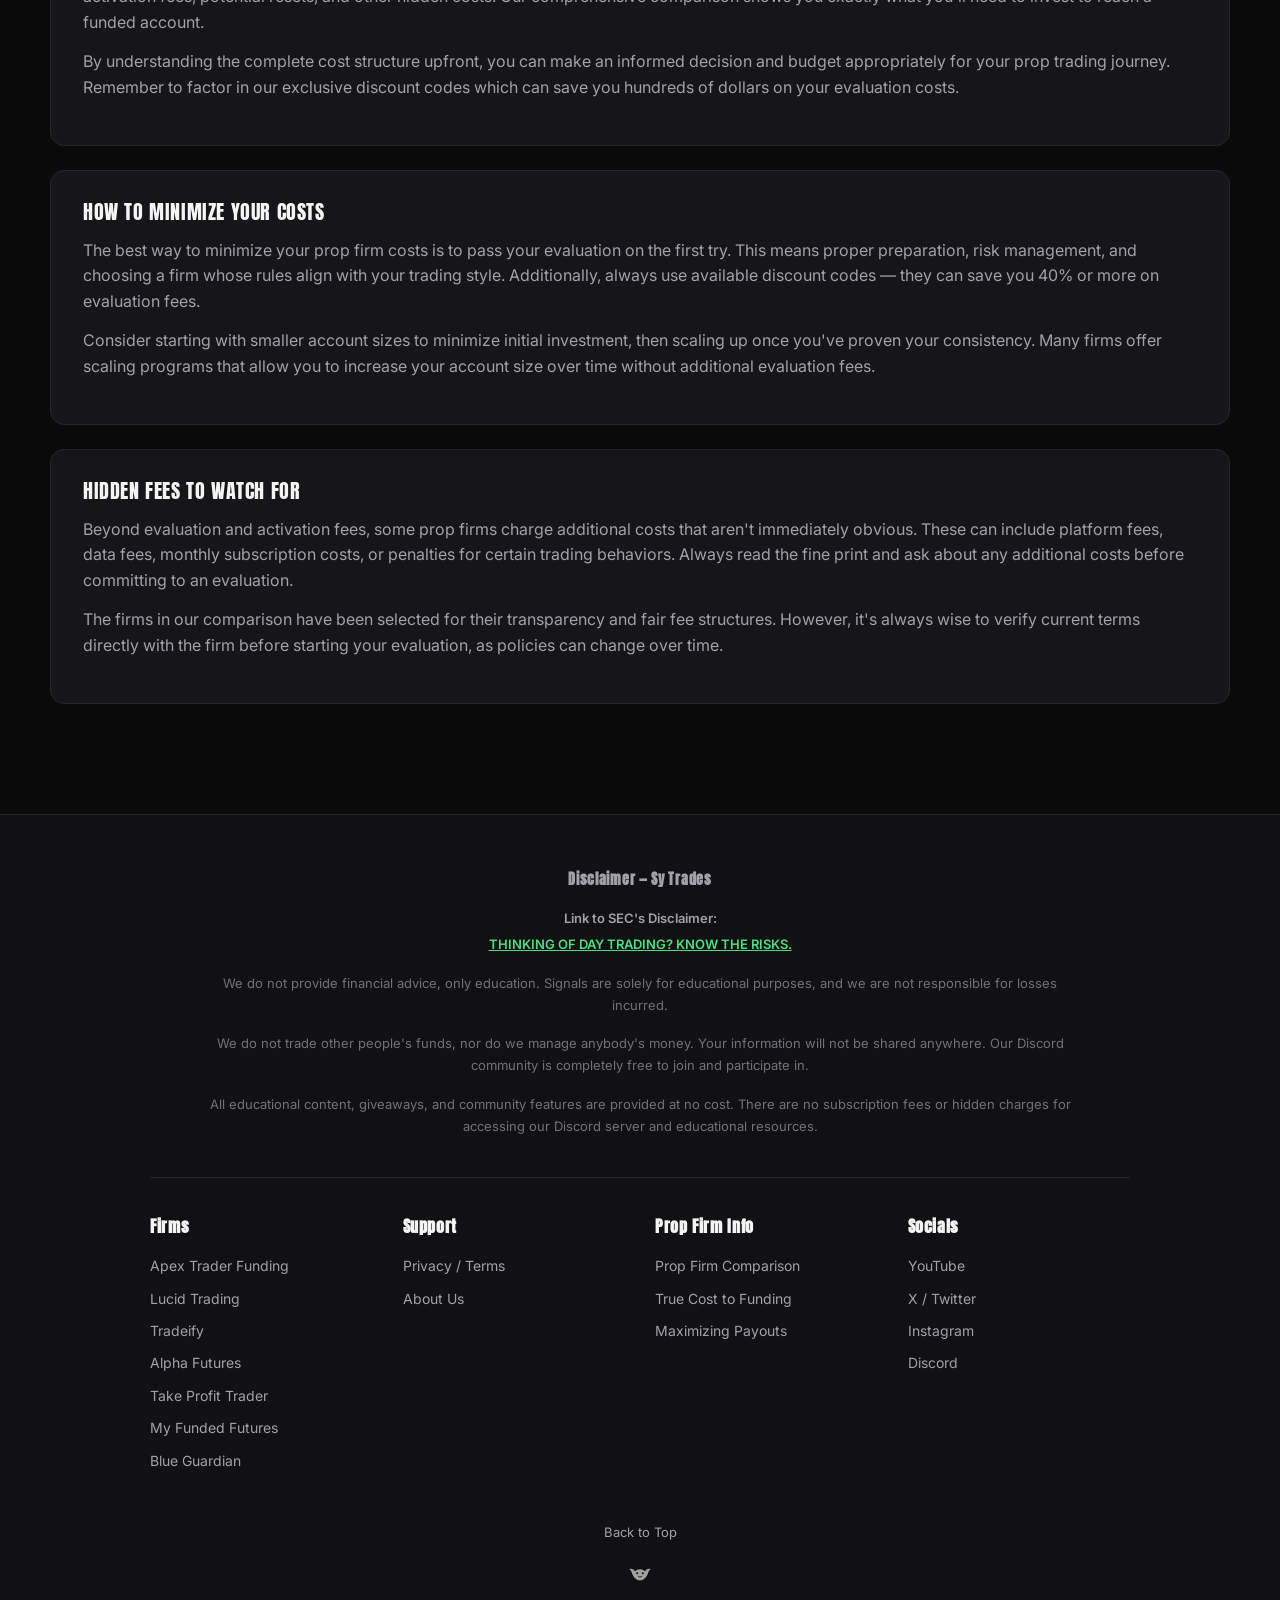
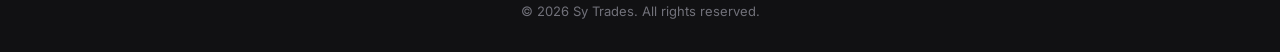
<file: true-cost.html>
<!DOCTYPE html>
<html lang="en">
<head>
<meta charset="UTF-8">
<meta name="viewport" content="width=device-width, initial-scale=1.0">
<title>The True Cost to Funding | Sy Trades</title>
<link rel="stylesheet" href="css/styles.css">
</head>
<body>
<div data-banner></div>
<div data-header></div>

<main class="container section">
  <a class="back-link" href="index.html">← Back</a>
  <div class="center" style="margin-bottom:10px;">
    <h1 class="section-title" style="font-size:clamp(28px,5vw,44px);">The True Cost to Funding</h1>
    <p class="eyebrow">Compare the real costs of getting funded across different prop firms. See evaluation fees, activation costs, and the true total investment needed to start your funded trading journey.</p>
  </div>

  <h2 class="center" style="font-family:'Anton';font-size:18px;letter-spacing:.04em;margin-top:36px;">Select Account Size</h2>
  <div class="size-selector" id="sizeSelector"></div>

  <div id="costRows"></div>

  <div class="two-col">
    <div class="prose-card">
      <h3>Understanding True Costs</h3>
      <p>The true cost to funding includes all fees required to reach a funded account: evaluation costs, activation fees, and potential reset fees if needed. This gives you a complete picture of your investment before you start trading.</p>
    </div>
    <div class="prose-card">
      <h3>Our Recommendations</h3>
      <p>When choosing a prop firm, consider not just the initial cost but also the ongoing fees, profit splits, and requirements that may affect your trading journey. Use our exclusive discount codes to save up to 40% on evaluations.</p>
    </div>
  </div>

  <div class="prose-card">
    <h3>Why Understanding Costs Matters</h3>
    <p>Many traders focus only on the evaluation fee when choosing a prop firm, but the true cost to funding can be significantly higher when you factor in activation fees, potential resets, and other hidden costs. Our comprehensive comparison shows you exactly what you'll need to invest to reach a funded account.</p>
    <p>By understanding the complete cost structure upfront, you can make an informed decision and budget appropriately for your prop trading journey. Remember to factor in our exclusive discount codes which can save you hundreds of dollars on your evaluation costs.</p>
  </div>

  <div class="prose-card">
    <h3>How to Minimize Your Costs</h3>
    <p>The best way to minimize your prop firm costs is to pass your evaluation on the first try. This means proper preparation, risk management, and choosing a firm whose rules align with your trading style. Additionally, always use available discount codes — they can save you 40% or more on evaluation fees.</p>
    <p>Consider starting with smaller account sizes to minimize initial investment, then scaling up once you've proven your consistency. Many firms offer scaling programs that allow you to increase your account size over time without additional evaluation fees.</p>
  </div>

  <div class="prose-card">
    <h3>Hidden Fees to Watch For</h3>
    <p>Beyond evaluation and activation fees, some prop firms charge additional costs that aren't immediately obvious. These can include platform fees, data fees, monthly subscription costs, or penalties for certain trading behaviors. Always read the fine print and ask about any additional costs before committing to an evaluation.</p>
    <p>The firms in our comparison have been selected for their transparency and fair fee structures. However, it's always wise to verify current terms directly with the firm before starting your evaluation, as policies can change over time.</p>
  </div>
</main>

<div data-footer></div>

<script src="js/config.js"></script>
<script src="js/data.js"></script>
<script src="js/common.js"></script>
<script src="js/true-cost.js"></script>
</body>
</html>
</file>
<file: css/styles.css>
/* ============================================================
   Sy Trades — shared stylesheet
   ============================================================ */
@import url('https://fonts.googleapis.com/css2?family=Anton&family=Inter:wght@400;500;600;700;800&display=swap');

:root {
  --bg: #0a0a0b;
  --bg-2: #111113;
  --card: #161618;
  --card-2: #1c1c1f;
  --card-hover: #202024;
  --border: #26262b;
  --border-light: #313138;
  --text: #f4f4f5;
  --text-dim: #a1a1aa;
  --text-dimmer: #71717a;
  --blue: #2563eb;
  --blue-hover: #1d4ed8;
  --blue-light: #3b82f6;
  --green: #22c55e;
  --green-bg: rgba(34, 197, 94, 0.15);
  --green-text: #4ade80;
  --yellow: #fbbf24;
  --red: #ef4444;
  --radius: 14px;
  --radius-sm: 10px;
  --maxw: 1180px;
}

* { box-sizing: border-box; margin: 0; padding: 0; }

html { scroll-behavior: smooth; }

body {
  font-family: 'Inter', -apple-system, BlinkMacSystemFont, sans-serif;
  background: var(--bg);
  color: var(--text);
  line-height: 1.6;
  -webkit-font-smoothing: antialiased;
  min-height: 100vh;
}

h1, h2, h3, .display {
  font-family: 'Anton', sans-serif;
  font-weight: 400;
  letter-spacing: 0.02em;
  text-transform: uppercase;
  line-height: 1.05;
}

a { color: inherit; text-decoration: none; }

.container { max-width: var(--maxw); margin: 0 auto; padding: 0 24px; }

/* ---------- Promo banner ---------- */
.promo-banner {
  background: var(--green);
  color: #04250f;
  text-align: center;
  font-size: 14px;
  font-weight: 700;
  padding: 11px 40px;
  position: relative;
}
.promo-banner .code-pill {
  background: rgba(0,0,0,0.18);
  border-radius: 6px;
  padding: 2px 8px;
  margin-left: 4px;
  cursor: pointer;
  display: inline-flex;
  align-items: center;
  gap: 5px;
}
.promo-banner .close-banner {
  position: absolute;
  right: 16px;
  top: 50%;
  transform: translateY(-50%);
  cursor: pointer;
  font-size: 18px;
  opacity: 0.7;
  background: none;
  border: none;
  color: inherit;
}
.promo-banner .close-banner:hover { opacity: 1; }

/* ---------- Header / Nav ---------- */
.site-header {
  position: sticky;
  top: 0;
  z-index: 100;
  background: rgba(10,10,11,0.85);
  backdrop-filter: blur(12px);
  border-bottom: 1px solid var(--border);
}
.nav {
  display: flex;
  align-items: center;
  justify-content: space-between;
  height: 64px;
}
.nav-brand { display: flex; align-items: center; gap: 10px; font-family: 'Anton', sans-serif; font-size: 20px; letter-spacing: 0.03em; }
.nav-brand svg { width: 30px; height: 30px; }
.nav-right { display: flex; align-items: center; gap: 18px; }
.nav-links-label { color: var(--text-dim); font-size: 15px; font-weight: 500; }
.menu-btn {
  background: none;
  border: none;
  color: var(--text);
  cursor: pointer;
  display: flex;
  flex-direction: column;
  gap: 4px;
  padding: 6px;
}
.menu-btn span { width: 20px; height: 2px; background: var(--text); display: block; border-radius: 2px; }

/* Dropdown menu */
.menu-dropdown {
  position: absolute;
  top: 60px;
  right: 24px;
  width: 290px;
  background: var(--bg-2);
  border: 1px solid var(--border);
  border-radius: var(--radius);
  overflow: hidden;
  box-shadow: 0 20px 50px rgba(0,0,0,0.6);
  display: none;
}
.menu-dropdown.open { display: block; }
.menu-dropdown a {
  display: flex;
  align-items: center;
  gap: 12px;
  padding: 16px 20px;
  font-size: 16px;
  font-weight: 500;
  border-bottom: 1px solid var(--border);
  transition: background 0.15s;
}
.menu-dropdown a:last-child { border-bottom: none; }
.menu-dropdown a:hover { background: var(--card); }
.menu-dropdown a .ico { width: 20px; text-align: center; }

/* ---------- Buttons ---------- */
.btn {
  display: inline-flex;
  align-items: center;
  justify-content: center;
  gap: 7px;
  background: var(--blue);
  color: #fff;
  font-weight: 600;
  font-size: 15px;
  padding: 11px 22px;
  border-radius: var(--radius-sm);
  border: none;
  cursor: pointer;
  transition: background 0.15s, transform 0.1s;
}
.btn:hover { background: var(--blue-hover); }
.btn:active { transform: translateY(1px); }
.btn-block { width: 100%; }
.btn-ghost { background: var(--card); border: 1px solid var(--border); }
.btn-ghost:hover { background: var(--card-hover); }
.btn-discord { background: #5865f2; }
.btn-discord:hover { background: #4752c4; }
.btn-sm { padding: 8px 16px; font-size: 14px; }
.btn:disabled { opacity: 0.5; cursor: not-allowed; }

/* ---------- Generic sections ---------- */
.section { padding: 70px 0; }
.section-tight { padding: 44px 0; }
.center { text-align: center; }
.eyebrow { color: var(--text-dim); font-size: 16px; max-width: 560px; margin: 14px auto 0; }
h2.section-title { font-size: clamp(26px, 4vw, 38px); }

/* ---------- Footer ---------- */
.site-footer { background: var(--bg-2); border-top: 1px solid var(--border); padding: 54px 0 30px; margin-top: 40px; }
.footer-disclaimer { text-align: center; max-width: 880px; margin: 0 auto 40px; }
.footer-disclaimer h4 { font-family: 'Anton'; font-size: 14px; color: var(--text-dim); letter-spacing: 0.05em; margin-bottom: 14px; }
.footer-disclaimer .sec-link { color: var(--green-text); font-size: 13px; font-weight: 600; text-decoration: underline; }
.footer-disclaimer p { color: var(--text-dimmer); font-size: 13px; margin-top: 16px; line-height: 1.7; }
.footer-cols { display: grid; grid-template-columns: repeat(4, 1fr); gap: 30px; max-width: 980px; margin: 0 auto; padding-top: 36px; border-top: 1px solid var(--border); }
.footer-cols h5 { font-family: 'Anton'; font-size: 16px; letter-spacing: 0.04em; margin-bottom: 16px; }
.footer-cols a { display: block; color: var(--text-dim); font-size: 14px; margin-bottom: 10px; transition: color 0.15s; }
.footer-cols a:hover { color: var(--text); }
.footer-bottom { text-align: center; margin-top: 40px; color: var(--text-dimmer); font-size: 13px; }
.footer-bottom .back-top { display: block; margin-bottom: 18px; color: var(--text-dim); cursor: pointer; }
.footer-logo { width: 26px; height: 26px; margin: 0 auto 14px; opacity: 0.6; }

/* ---------- Hero ---------- */
.hero { text-align: center; padding: 60px 0 50px; position: relative; }
.hero-logo { width: 70px; height: 70px; margin: 0 auto 30px; }
.hero h1 { font-size: clamp(34px, 6vw, 60px); margin-bottom: 18px; }
.hero p { color: var(--text-dim); max-width: 520px; margin: 0 auto 28px; font-size: 17px; }
.hero-arrow { position: absolute; top: 46%; color: var(--text-dimmer); font-size: 28px; cursor: pointer; user-select: none; }
.hero-arrow.left { left: 4%; }
.hero-arrow.right { right: 4%; }

/* ---------- Firm cards (landing) ---------- */
.firm-grid { display: grid; grid-template-columns: repeat(3, 1fr); gap: 18px; margin-top: 36px; }
.firm-grid.row2 { grid-template-columns: repeat(2, 1fr); max-width: 700px; margin-left: auto; margin-right: auto; }
.firm-card {
  background: var(--card);
  border: 1px solid var(--border);
  border-radius: var(--radius);
  padding: 28px 24px;
  text-align: center;
  position: relative;
  transition: border-color 0.15s, transform 0.15s;
}
.firm-card:hover { border-color: var(--border-light); transform: translateY(-3px); }
.firm-card .firm-logo { height: 46px; display: flex; align-items: center; justify-content: center; margin-bottom: 16px; }
.firm-card .firm-logo img, .firm-card .firm-logo svg { max-height: 46px; max-width: 100px; }
.firm-card h3 { font-size: 19px; margin-bottom: 12px; }
.firm-card .badge-off { display: inline-block; background: var(--green-bg); color: var(--green-text); font-weight: 700; font-size: 13px; padding: 4px 12px; border-radius: 20px; margin-bottom: 18px; }
.firm-card .ribbon { position: absolute; top: 14px; right: 14px; background: var(--red); color: #fff; font-size: 11px; font-weight: 700; padding: 3px 10px; border-radius: 14px; }
.firm-card .ribbon.soon { background: #3f3f46; color: var(--text-dim); }

/* ---------- Info cards row ---------- */
.info-grid { display: grid; grid-template-columns: repeat(4, 1fr); gap: 16px; margin-top: 30px; }
.info-card { background: var(--card); border: 1px solid var(--border); border-radius: var(--radius); padding: 24px 20px; text-align: center; }
.info-card .arrow-down { color: var(--text-dimmer); font-size: 20px; margin-bottom: 14px; }
.info-card h4 { font-family: 'Anton'; font-size: 17px; letter-spacing: 0.03em; margin-bottom: 10px; }
.info-card p { color: var(--text-dim); font-size: 13px; margin-bottom: 18px; min-height: 56px; }

/* ---------- Trusted strip ---------- */
.trusted { background: var(--bg-2); border-top: 1px solid var(--border); border-bottom: 1px solid var(--border); }
.trusted-logos { display: flex; align-items: center; justify-content: center; gap: 56px; flex-wrap: wrap; margin-top: 30px; opacity: 0.5; }
.trusted-logos svg, .trusted-logos img { height: 38px; filter: grayscale(1) brightness(1.6); }

/* ---------- Giveaway CTA block ---------- */
.cta-block { text-align: center; max-width: 760px; margin: 0 auto; }
.cta-block p { color: var(--text-dim); margin-bottom: 16px; }
.cta-block .fineprint { color: var(--text-dimmer); font-size: 13px; margin-top: 16px; }

/* ---------- Tabs (giveaway / terms) ---------- */
.tabs { display: inline-flex; background: var(--card); border: 1px solid var(--border); border-radius: 12px; padding: 5px; gap: 4px; }
.tab { padding: 9px 22px; border-radius: 8px; font-weight: 600; font-size: 15px; color: var(--text-dim); cursor: pointer; border: none; background: none; transition: all 0.15s; }
.tab.active { background: var(--blue); color: #fff; }

/* ---------- Info notice ---------- */
.notice {
  display: flex; align-items: center; gap: 12px;
  background: var(--card); border: 1px solid var(--border);
  border-radius: var(--radius); padding: 16px 20px; font-size: 15px;
}
.notice .i { background: var(--blue); color:#fff; width: 26px; height: 26px; border-radius: 50%; display: flex; align-items: center; justify-content: center; font-weight: 700; font-size: 14px; flex-shrink: 0; }

/* ---------- Panel ---------- */
.panel { background: var(--card); border: 1px solid var(--border); border-radius: var(--radius); padding: 24px; }
.panel + .panel { margin-top: 18px; }

/* ---------- Discord connect box ---------- */
.discord-user { display: flex; align-items: center; gap: 14px; }
.discord-user img { width: 46px; height: 46px; border-radius: 50%; border: 2px solid var(--blue); }
.discord-user .du-name { font-weight: 700; }
.discord-user .du-sub { color: var(--text-dim); font-size: 13px; }
.discord-user .du-status { width: 11px; height: 11px; background: var(--green); border-radius: 50%; border: 2px solid var(--card); margin-left: -16px; margin-top: 24px; }
.disconnect-btn { margin-left: auto; color: var(--text-dim); background: none; border: none; cursor: pointer; font-size: 14px; display: flex; gap: 6px; align-items: center; }
.disconnect-btn:hover { color: var(--text); }

.entries-head { text-align: center; border-top: 1px solid var(--border); margin-top: 20px; padding-top: 18px; font-weight: 600; }
.entries-head .count { background: var(--blue); color: #fff; border-radius: 20px; padding: 1px 9px; font-size: 13px; margin-left: 6px; }
.entries-empty { text-align: center; padding: 30px 0 10px; color: var(--text-dimmer); }
.entries-empty .box-ico { width: 46px; height: 46px; border-radius: 50%; background: var(--card-2); display: flex; align-items: center; justify-content: center; margin: 0 auto 14px; }
.entry-row { display:flex; justify-content:space-between; align-items:center; background: var(--card-2); border:1px solid var(--border); border-radius: var(--radius-sm); padding: 12px 16px; margin-top: 10px; text-align:left; }
.entry-row .er-firm { font-weight:700; }
.entry-row .er-meta { color: var(--text-dim); font-size: 13px; }
.entry-row .er-badge { background: var(--green-bg); color: var(--green-text); font-size:12px; font-weight:700; padding:3px 10px; border-radius: 14px; }

/* Firm selector list */
.firm-select-list { }
.firm-select-q { font-weight: 700; font-size: 16px; }
.firm-select-q small { display:block; color: var(--text-dim); font-weight: 400; font-size: 13px; margin-top: 2px; }
.firm-select-item {
  display: flex; align-items: center; gap: 14px;
  padding: 16px 6px; border-top: 1px solid var(--border); cursor: pointer; transition: background 0.12s;
}
.firm-select-item:hover { background: var(--card-2); }
.firm-select-item .fi-logo { width: 34px; height: 34px; border-radius: 8px; background: var(--card-2); display:flex; align-items:center; justify-content:center; overflow:hidden; }
.firm-select-item .fi-logo img { max-width: 26px; max-height: 26px; }
.firm-select-item .fi-name { font-weight: 600; flex: 1; }
.firm-select-item .fi-arrow { color: var(--text-dimmer); }

/* Selected firm header */
.firm-active-head { display:flex; align-items:center; gap:14px; }
.firm-active-head .fa-logo { width:40px; height:40px; border-radius:8px; background: var(--card-2); display:flex; align-items:center; justify-content:center; overflow:hidden; }
.firm-active-head .fa-logo img { max-width:30px; max-height:30px; }
.firm-active-head h3 { font-size: 17px; }
.firm-active-head .fa-sub { color: var(--text-dim); font-size: 13px; }
.firm-active-head .change-btn { margin-left:auto; color: var(--text-dim); background:none; border:none; cursor:pointer; font-size:14px; }
.firm-active-head .change-btn:hover { color: var(--text); }
.firm-instructions { color: var(--text-dim); font-size: 14px; margin: 18px 0; }
.firm-guide-img { width: 100%; border-radius: var(--radius-sm); border: 1px solid var(--border); margin-bottom: 16px; }

/* Entry form */
.form-group { margin-bottom: 16px; }
.form-group label { display:block; font-size: 12px; letter-spacing: 0.04em; text-transform: uppercase; color: var(--text-dim); margin-bottom: 8px; }
.form-control {
  width: 100%; background: var(--card-2); border: 1px solid var(--border-light);
  border-radius: var(--radius-sm); padding: 13px 14px; color: var(--text); font-size: 15px;
  font-family: inherit;
}
.form-control:focus { outline: none; border-color: var(--blue); }
select.form-control { appearance: none; background-image: url("data:image/svg+xml,%3Csvg xmlns='http://www.w3.org/2000/svg' width='12' height='8' viewBox='0 0 12 8'%3E%3Cpath fill='%23a1a1aa' d='M6 8 0 0h12z'/%3E%3C/svg%3E"); background-repeat: no-repeat; background-position: right 14px center; }
.form-actions { display:flex; gap: 12px; justify-content: center; margin-top: 20px; }
.add-entry-btn {
  width: 100%; border: 1px dashed var(--border-light); background: none; color: var(--text);
  padding: 14px; border-radius: var(--radius-sm); cursor: pointer; font-size: 15px; font-weight: 500;
  display:flex; align-items:center; justify-content:center; gap: 8px; transition: background 0.12s;
}
.add-entry-btn:hover { background: var(--card-2); }

.form-msg { text-align:center; font-size: 14px; margin-top: 12px; }
.form-msg.error { color: var(--red); }
.form-msg.success { color: var(--green-text); }

/* Discord join box */
.join-box { text-align:center; }
.join-box p { color: var(--text-dim); margin-bottom: 14px; }

/* ---------- True Cost calculator ---------- */
.size-selector { display:flex; gap: 10px; justify-content:center; flex-wrap: wrap; margin: 26px 0 36px; }
.size-btn { background: var(--card); border: 1px solid var(--border); color: var(--text-dim); font-weight: 700; padding: 11px 22px; border-radius: var(--radius-sm); cursor: pointer; transition: all 0.15s; }
.size-btn.active { background: var(--blue); color: #fff; border-color: var(--blue); box-shadow: 0 0 0 4px rgba(37,99,235,0.18); }
.cost-row {
  display: grid; grid-template-columns: 2fr 1fr 1fr 1.2fr auto auto; align-items: center; gap: 18px;
  background: var(--card); border: 1px solid var(--border); border-radius: var(--radius); padding: 20px 24px; margin-bottom: 14px;
}
.cost-firm { display:flex; align-items:center; gap: 14px; font-weight: 700; font-size: 17px; }
.cost-firm .cf-logo { width: 42px; height: 42px; border-radius: 9px; background: var(--card-2); display:flex; align-items:center; justify-content:center; overflow:hidden; }
.cost-firm .cf-logo img { max-width: 32px; max-height: 32px; }
.cost-col .label { color: var(--text-dim); font-size: 12px; }
.cost-col .val { font-weight: 700; font-size: 17px; margin-top: 2px; }
.cost-col .val.blue { color: var(--blue-light); }
.code-box { display:flex; align-items:center; gap: 10px; background: var(--card-2); border: 1px solid var(--border); border-radius: var(--radius-sm); padding: 8px 12px; }
.code-box .lbl { color: var(--text-dim); font-size: 13px; }
.code-box .code { color: var(--yellow); font-weight: 700; }
.code-box .copy { cursor: pointer; color: var(--text-dim); }
.code-box .off { background: var(--green-bg); color: var(--green-text); font-size: 12px; font-weight: 700; padding: 2px 9px; border-radius: 12px; }

.prose-card { background: var(--card); border: 1px solid var(--border); border-radius: var(--radius); padding: 30px 32px; margin-top: 24px; }
.prose-card h3 { font-family:'Anton'; font-size: 20px; letter-spacing: 0.03em; margin-bottom: 16px; }
.prose-card p { color: var(--text-dim); margin-bottom: 14px; }
.two-col { display:grid; grid-template-columns: 1fr 1fr; gap: 18px; margin-top: 24px; }
.two-col .prose-card { margin-top: 0; }
.two-col .prose-card h3 { font-family:'Inter'; font-weight: 700; text-transform:none; letter-spacing: 0; font-size: 20px; }

/* ---------- Terms ---------- */
.terms-card { background: var(--card); border: 1px solid var(--border); border-radius: var(--radius); padding: 36px 40px; max-width: 760px; margin: 0 auto; }
.terms-card h2 { font-size: 20px; margin-bottom: 24px; }
.terms-card h3 { font-family:'Inter'; font-weight: 700; text-transform:none; letter-spacing:0; font-size: 17px; margin: 24px 0 8px; }
.terms-card p { color: var(--text-dim); font-size: 14px; margin-bottom: 10px; }
.terms-card ul { color: var(--text-dim); font-size: 14px; padding-left: 20px; margin-bottom: 10px; }
.terms-card li { margin-bottom: 8px; }
.terms-updated { text-align:center; color: var(--text-dimmer); font-size: 13px; margin-top: 28px; }

/* ---------- Beginner guide / generic prose page ---------- */
.page-hero { text-align:center; padding: 50px 0 30px; }
.page-hero h1 { font-size: clamp(30px, 5vw, 48px); }
.page-hero p { color: var(--text-dim); max-width: 620px; margin: 16px auto 0; }
.back-link { color: var(--text-dim); font-size: 14px; display:inline-flex; gap:6px; align-items:center; margin-bottom: 10px; }
.guide-grid { display:grid; grid-template-columns: repeat(3, 1fr); gap: 18px; margin-top: 30px; }
.guide-item { background: var(--card); border: 1px solid var(--border); border-radius: var(--radius); padding: 24px; }
.guide-item h3 { font-family:'Anton'; font-size: 18px; letter-spacing: 0.03em; margin-bottom: 10px; }
.guide-item p { color: var(--text-dim); font-size: 14px; }
.guide-item .num { color: var(--blue-light); font-family:'Anton'; font-size: 28px; }

/* ---------- Responsive ---------- */
@media (max-width: 900px) {
  .firm-grid, .info-grid, .guide-grid { grid-template-columns: 1fr 1fr; }
  .footer-cols { grid-template-columns: 1fr 1fr; }
  .two-col { grid-template-columns: 1fr; }
  .cost-row { grid-template-columns: 1fr 1fr; row-gap: 14px; }
  .cost-firm { grid-column: 1 / -1; }
}
@media (max-width: 600px) {
  .firm-grid, .firm-grid.row2, .info-grid, .guide-grid { grid-template-columns: 1fr; }
  .nav-links-label { display: none; }
  .hero-arrow { display:none; }
  .terms-card, .prose-card { padding: 22px; }
}
</file>
